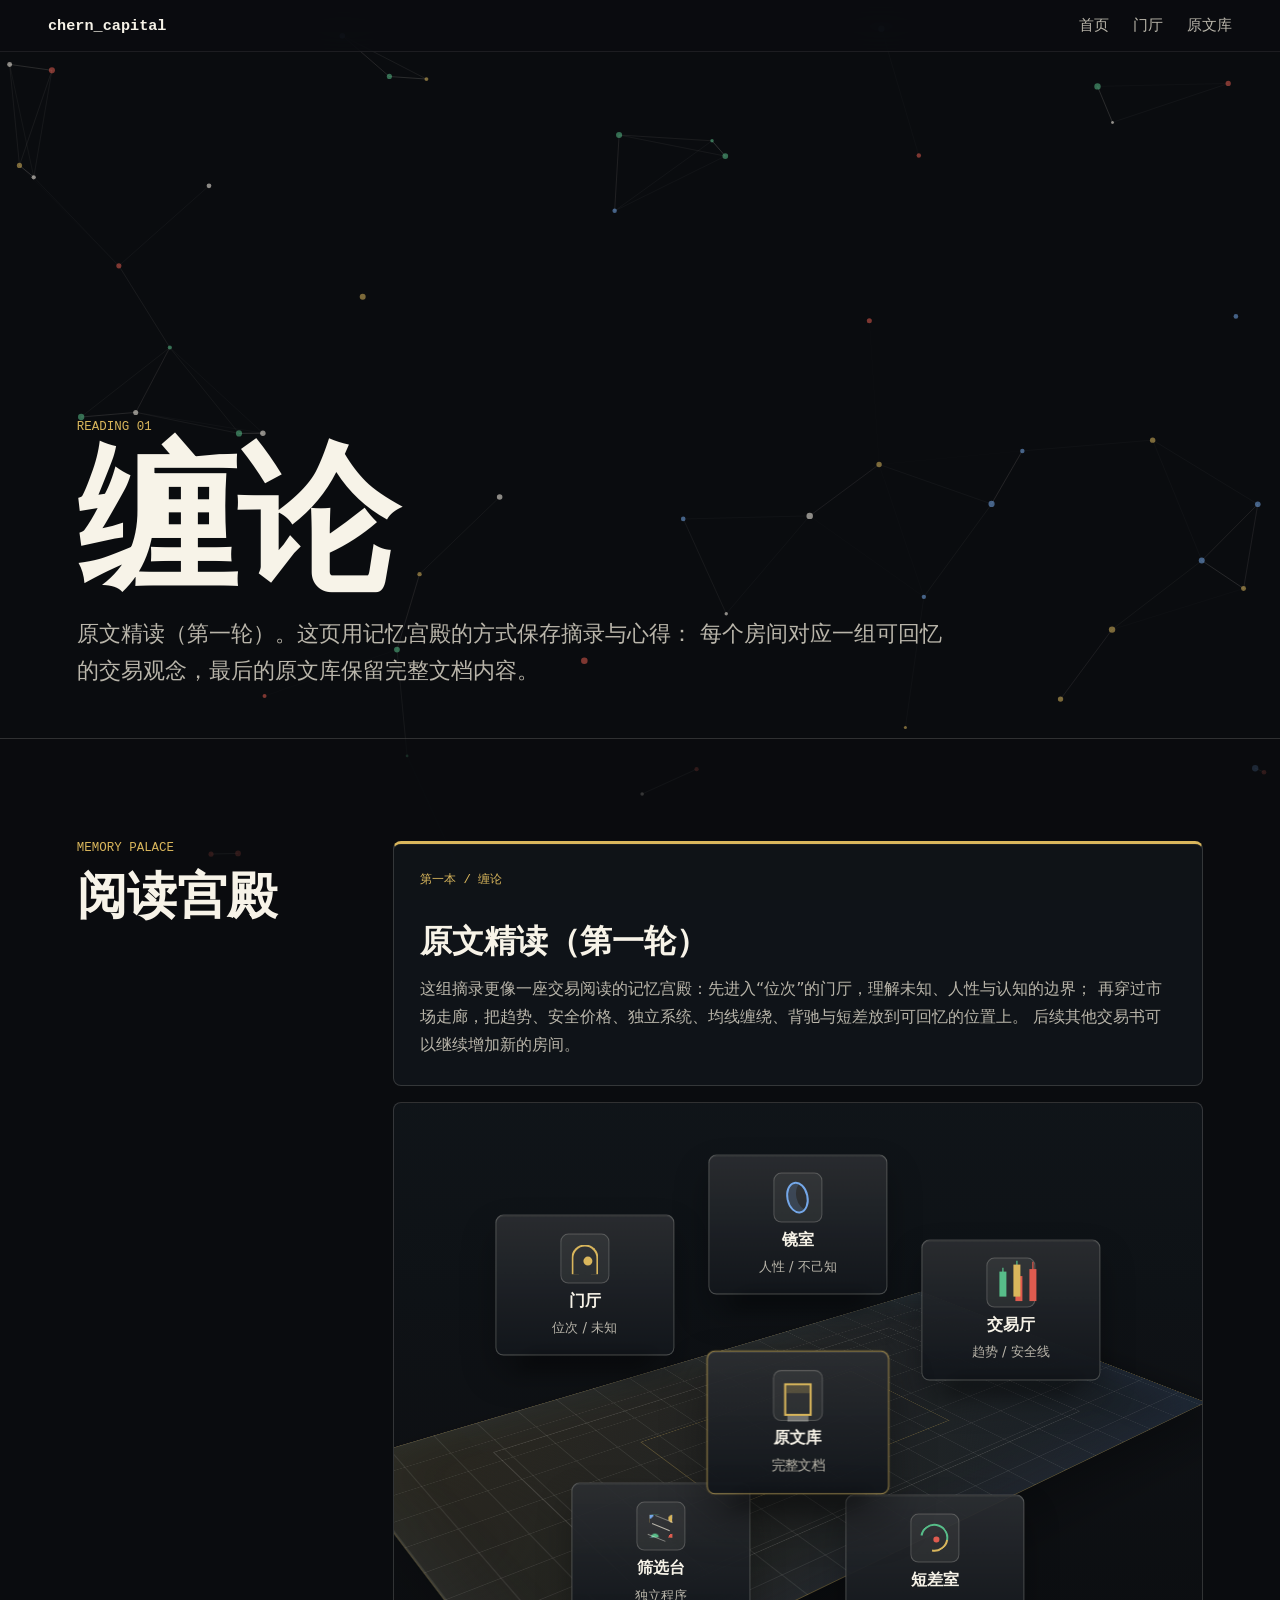
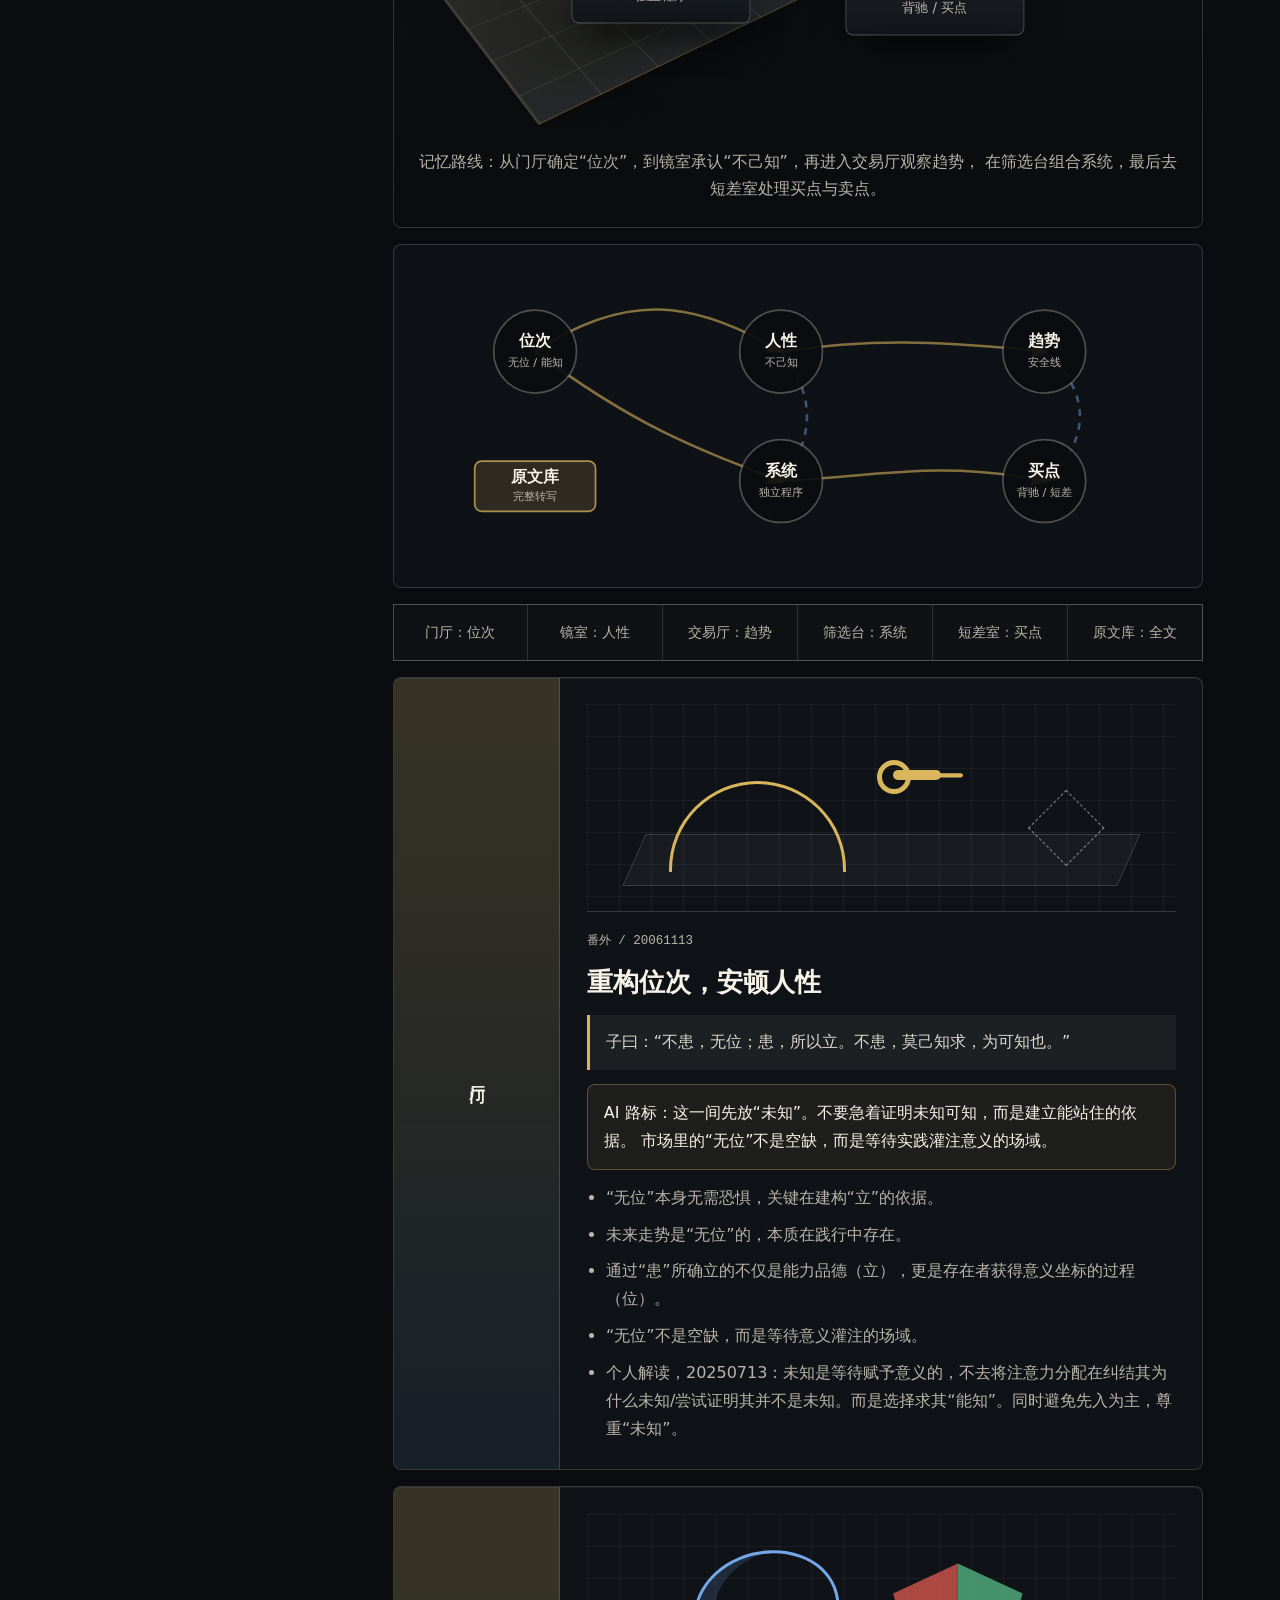
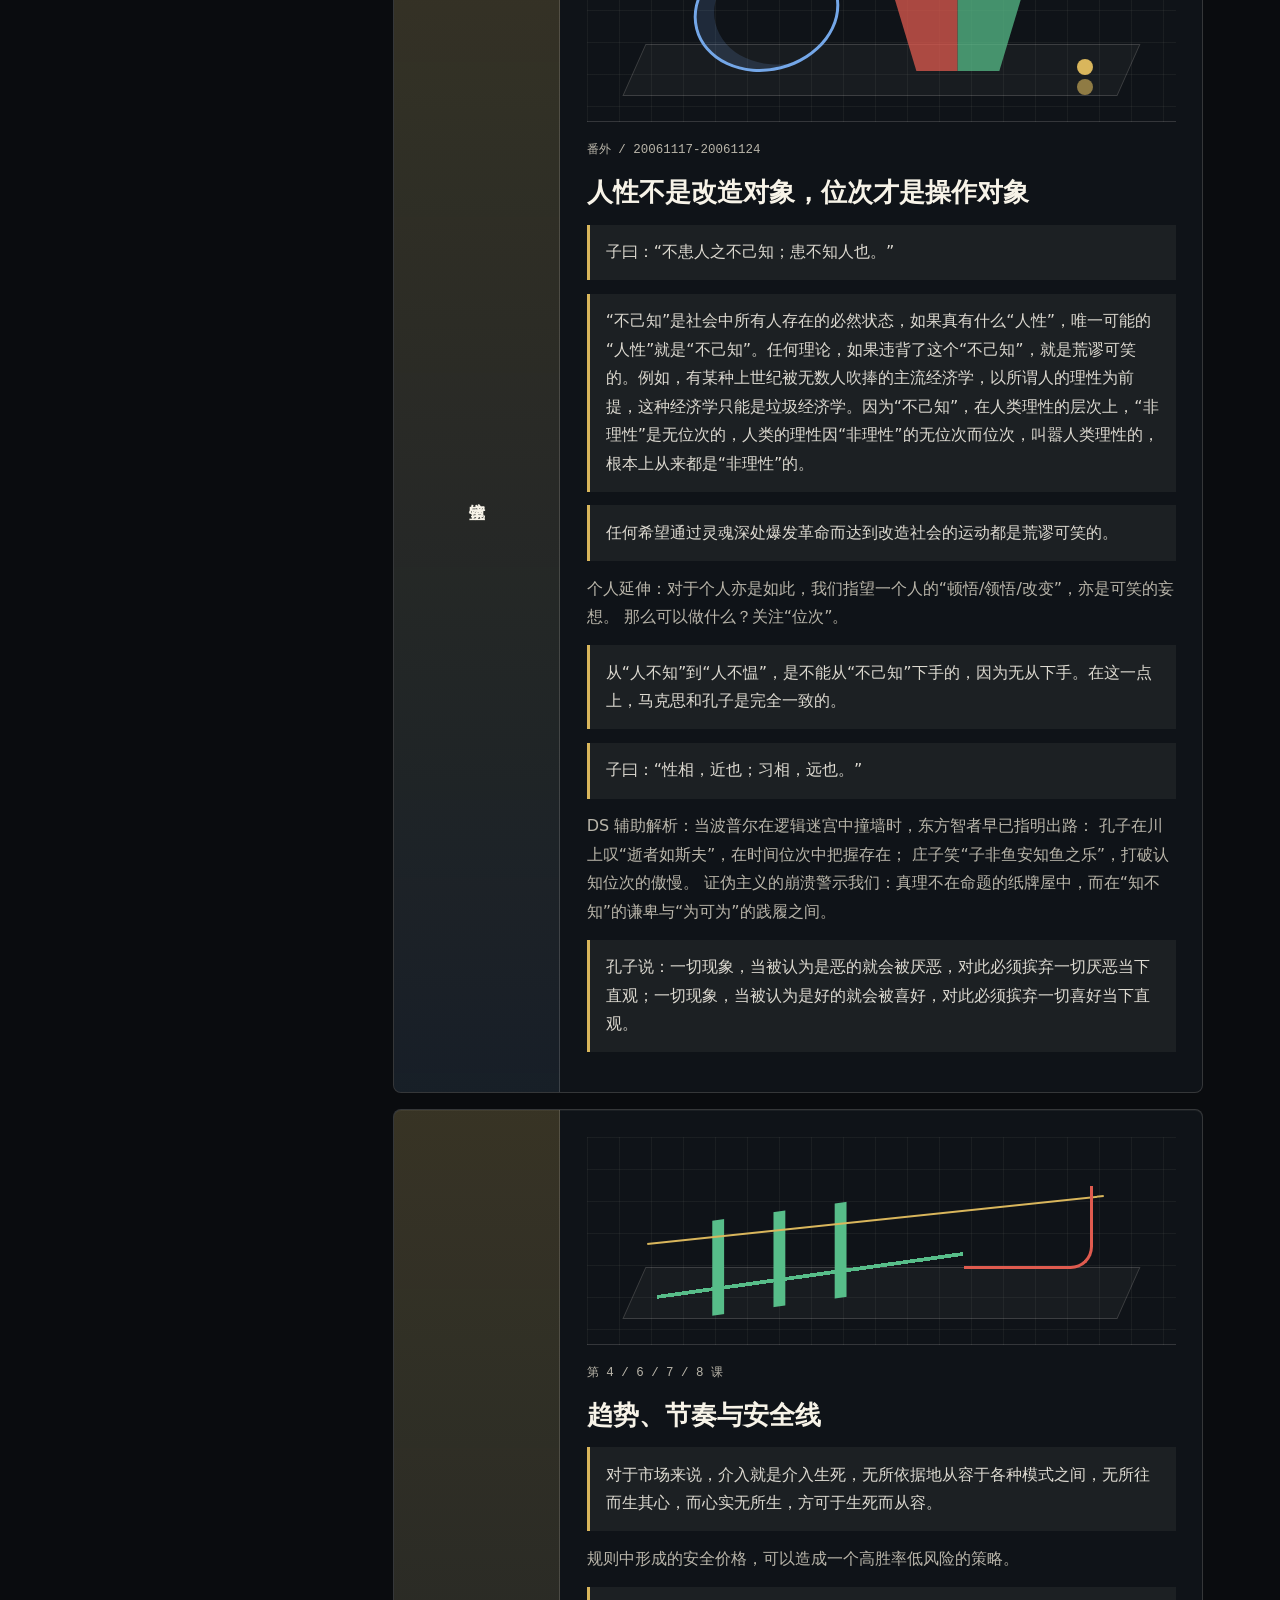
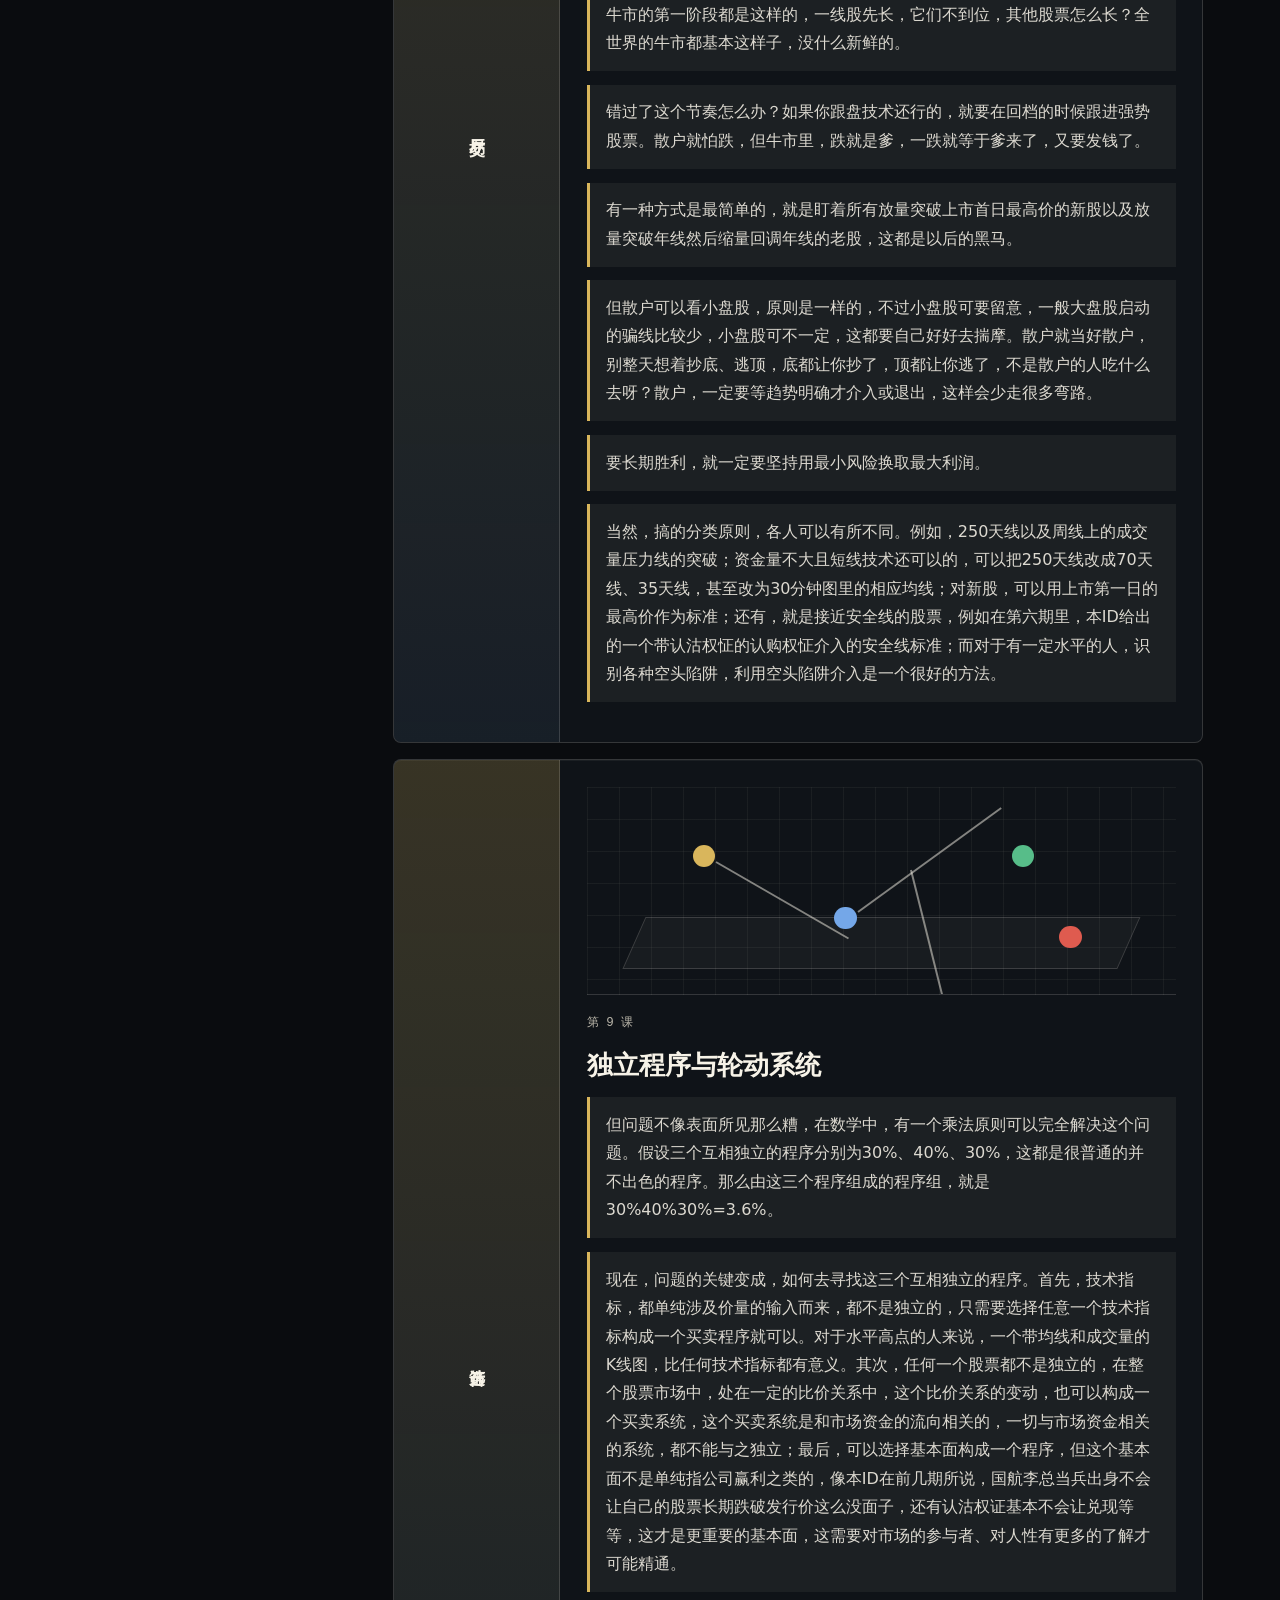
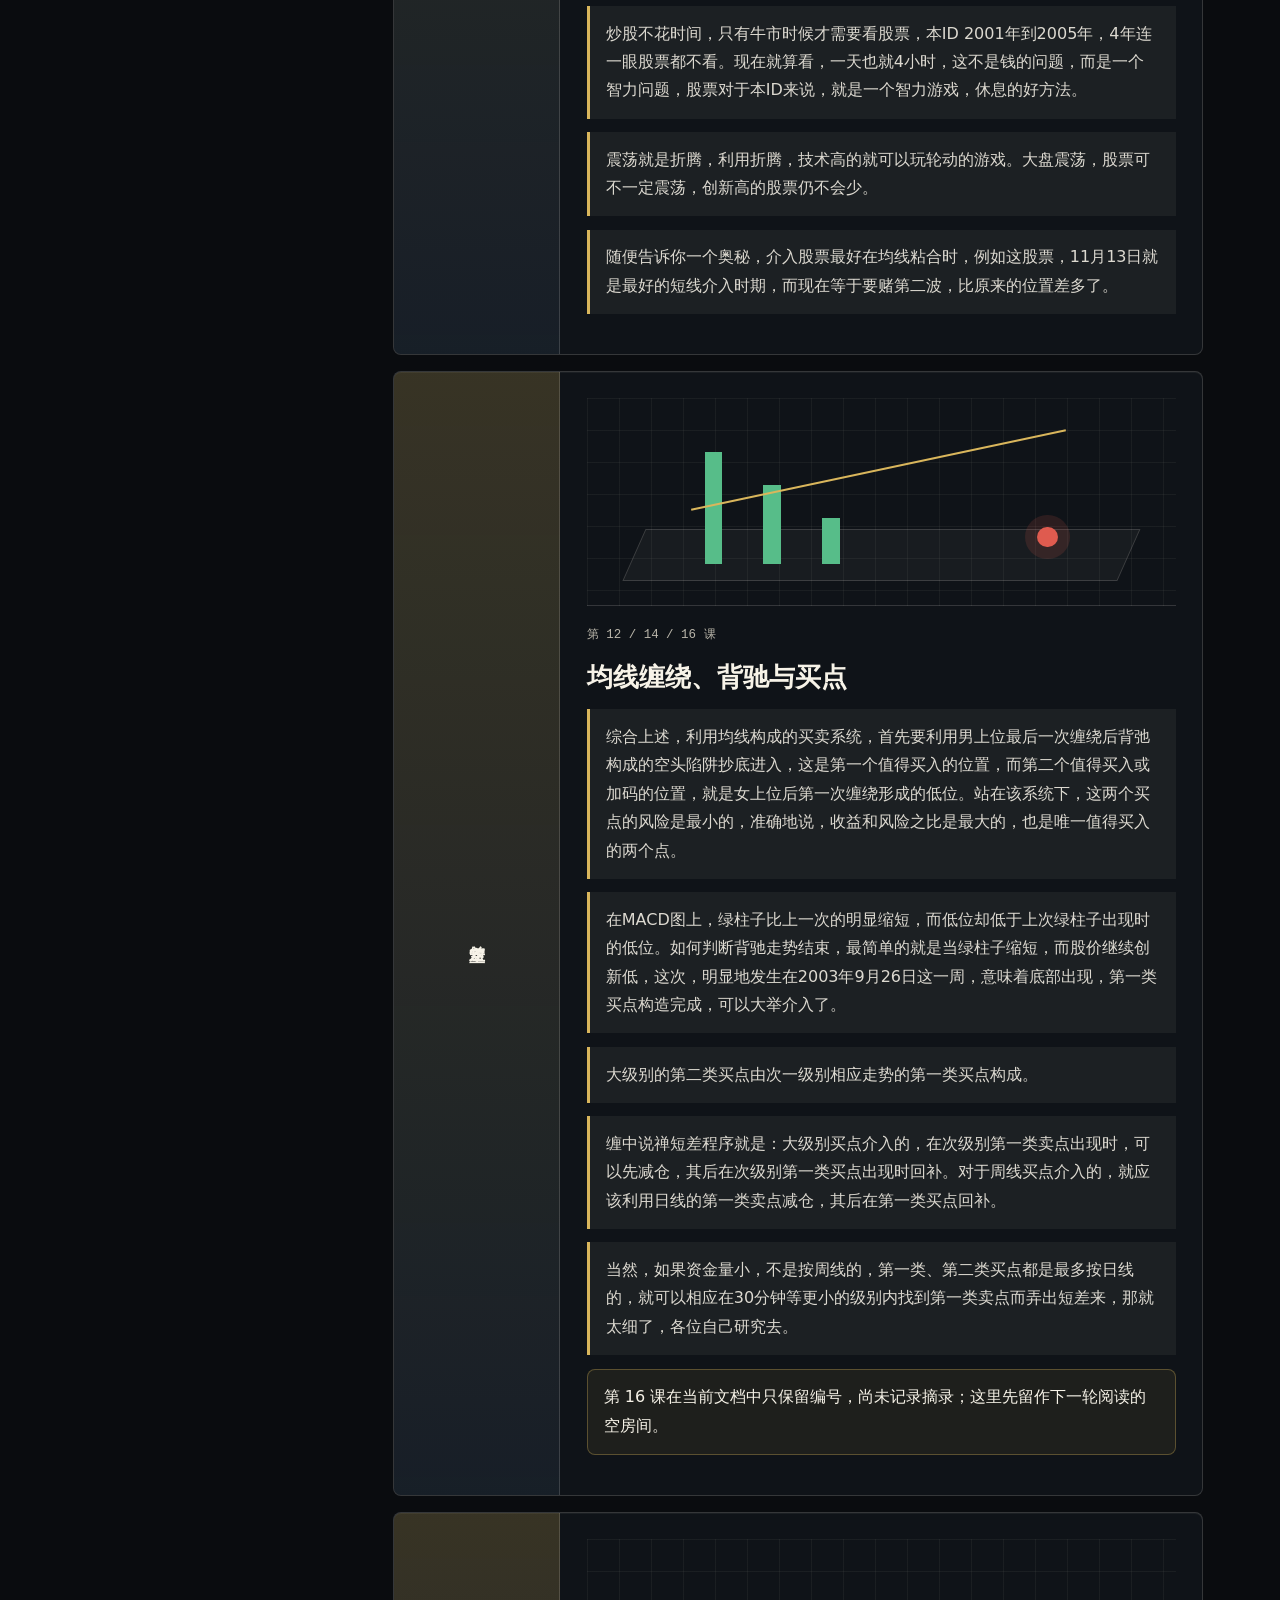
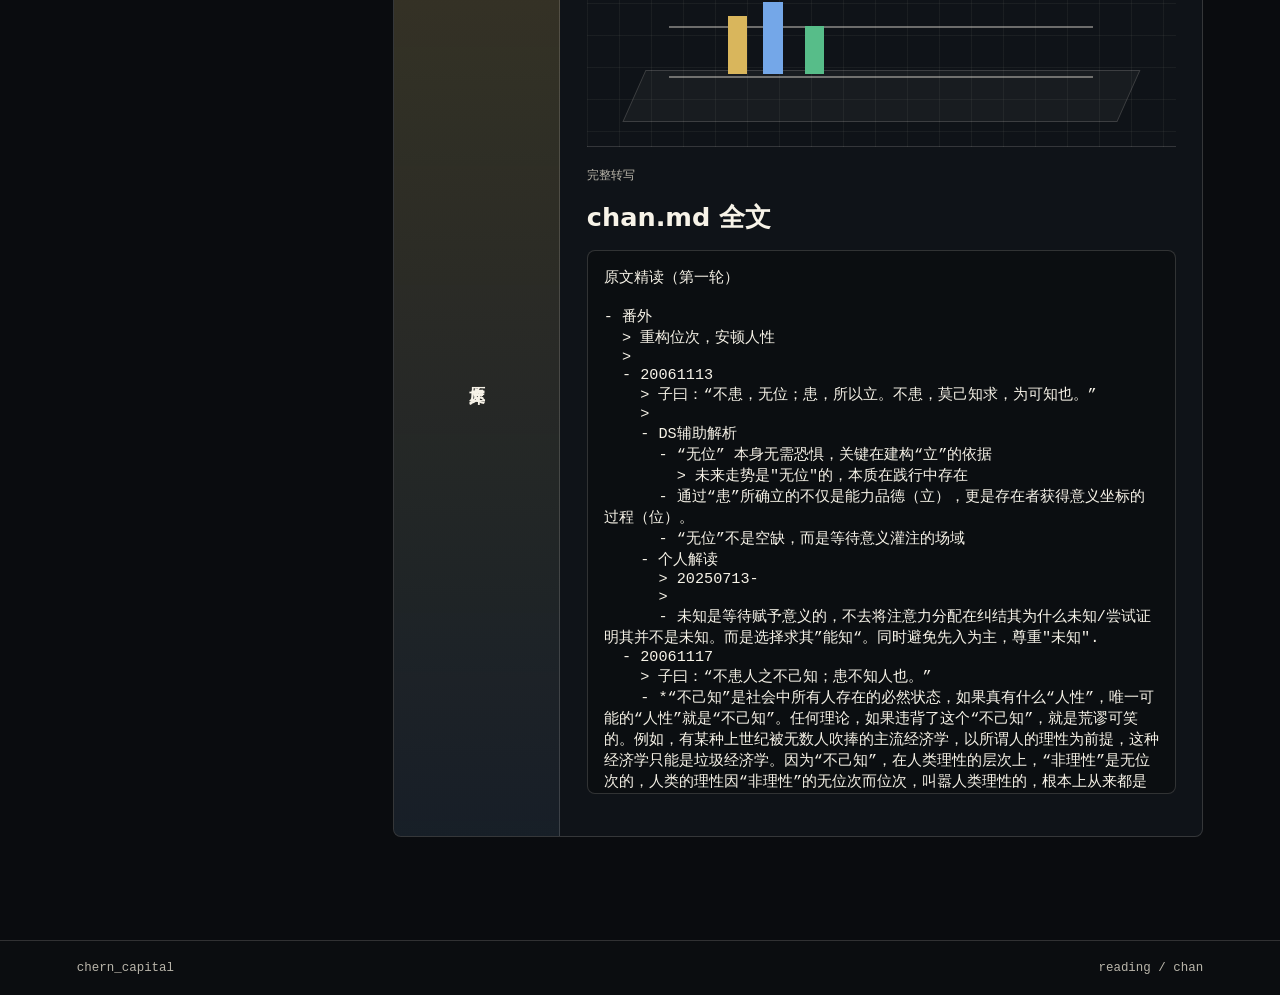
<file: reading.html>
<!doctype html>
<html lang="zh-CN">
  <head>
    <meta charset="utf-8" />
    <meta name="viewport" content="width=device-width, initial-scale=1" />
    <meta
      name="description"
      content="chern_capital 阅读：缠论原文精读与记忆宫殿。"
    />
    <title>阅读｜chern_capital</title>
    <link rel="stylesheet" href="styles.css" />
  </head>
  <body>
    <canvas id="signal-canvas" aria-hidden="true"></canvas>

    <header class="site-header">
      <a class="brand" href="index.html" aria-label="返回 chern_capital 首页">chern_capital</a>
      <nav class="nav-links" aria-label="阅读导航">
        <a href="index.html">首页</a>
        <a href="#palace-foyer">门厅</a>
        <a href="#palace-raw">原文库</a>
      </nav>
    </header>

    <main id="top">
      <section class="hero reading-hero" aria-labelledby="hero-title">
        <p class="eyebrow">Reading 01</p>
        <h1 id="hero-title">缠论</h1>
        <p class="lede">
          原文精读（第一轮）。这页用记忆宫殿的方式保存摘录与心得：
          每个房间对应一组可回忆的交易观念，最后的原文库保留完整文档内容。
        </p>
      </section>

      <section id="reading" class="section-block reading-section">
        <div class="section-heading">
          <p class="eyebrow">Memory Palace</p>
          <h2>阅读宫殿</h2>
        </div>
        <div class="reading-wrap">
          <div class="reading-intro">
            <p class="item-label">第一本 / 缠论</p>
            <h3>原文精读（第一轮）</h3>
            <p>
              这组摘录更像一座交易阅读的记忆宫殿：先进入“位次”的门厅，理解未知、人性与认知的边界；
              再穿过市场走廊，把趋势、安全价格、独立系统、均线缠绕、背驰与短差放到可回忆的位置上。
              后续其他交易书可以继续增加新的房间。
            </p>
          </div>

          <div class="spatial-palace" aria-label="缠论记忆宫殿空间图">
            <div class="palace-perspective">
              <div class="palace-floor" aria-hidden="true"></div>
              <a class="spatial-room room-foyer" href="#palace-foyer" data-room="foyer">
                <span class="room-icon icon-gate" aria-hidden="true"></span>
                <strong>门厅</strong>
                <small>位次 / 未知</small>
              </a>
              <a class="spatial-room room-humanity" href="#palace-humanity" data-room="humanity">
                <span class="room-icon icon-mirror" aria-hidden="true"></span>
                <strong>镜室</strong>
                <small>人性 / 不己知</small>
              </a>
              <a class="spatial-room room-market" href="#palace-market" data-room="market">
                <span class="room-icon icon-candles" aria-hidden="true"></span>
                <strong>交易厅</strong>
                <small>趋势 / 安全线</small>
              </a>
              <a class="spatial-room room-systems" href="#palace-systems" data-room="systems">
                <span class="room-icon icon-network" aria-hidden="true"></span>
                <strong>筛选台</strong>
                <small>独立程序</small>
              </a>
              <a class="spatial-room room-short" href="#palace-short" data-room="short">
                <span class="room-icon icon-spiral" aria-hidden="true"></span>
                <strong>短差室</strong>
                <small>背驰 / 买点</small>
              </a>
              <a class="spatial-room room-raw" href="#palace-raw" data-room="raw">
                <span class="room-icon icon-archive" aria-hidden="true"></span>
                <strong>原文库</strong>
                <small>完整文档</small>
              </a>
            </div>
            <p class="spatial-caption">
              记忆路线：从门厅确定“位次”，到镜室承认“不己知”，再进入交易厅观察趋势，
              在筛选台组合系统，最后去短差室处理买点与卖点。
            </p>
          </div>

          <div class="memory-graph" aria-label="缠论阅读节点关系图">
            <svg viewBox="0 0 900 360" role="img" aria-labelledby="graph-title graph-desc">
              <title id="graph-title">缠论阅读关系图</title>
              <desc id="graph-desc">展示位次、人性、趋势、系统、买点和原文库之间的关系。</desc>
              <defs>
                <marker id="arrow" viewBox="0 0 10 10" refX="8" refY="5" markerWidth="6" markerHeight="6" orient="auto-start-reverse">
                  <path d="M 0 0 L 10 5 L 0 10 z"></path>
                </marker>
              </defs>
              <path class="graph-edge" d="M145 105 C250 35 330 45 430 105"></path>
              <path class="graph-edge" d="M145 105 C260 190 325 215 430 255"></path>
              <path class="graph-edge" d="M430 105 C530 90 610 92 735 105"></path>
              <path class="graph-edge" d="M430 255 C535 250 615 230 735 255"></path>
              <path class="graph-edge graph-edge-soft" d="M430 105 C470 155 470 205 430 255"></path>
              <path class="graph-edge graph-edge-soft" d="M735 105 C790 150 790 210 735 255"></path>
              <a href="#palace-foyer" class="graph-node" data-room="foyer">
                <circle cx="145" cy="105" r="48"></circle>
                <text x="145" y="99">位次</text>
                <text x="145" y="122" class="graph-sub">无位 / 能知</text>
              </a>
              <a href="#palace-humanity" class="graph-node" data-room="humanity">
                <circle cx="430" cy="105" r="48"></circle>
                <text x="430" y="99">人性</text>
                <text x="430" y="122" class="graph-sub">不己知</text>
              </a>
              <a href="#palace-market" class="graph-node" data-room="market">
                <circle cx="735" cy="105" r="48"></circle>
                <text x="735" y="99">趋势</text>
                <text x="735" y="122" class="graph-sub">安全线</text>
              </a>
              <a href="#palace-systems" class="graph-node" data-room="systems">
                <circle cx="430" cy="255" r="48"></circle>
                <text x="430" y="249">系统</text>
                <text x="430" y="272" class="graph-sub">独立程序</text>
              </a>
              <a href="#palace-short" class="graph-node" data-room="short">
                <circle cx="735" cy="255" r="48"></circle>
                <text x="735" y="249">买点</text>
                <text x="735" y="272" class="graph-sub">背驰 / 短差</text>
              </a>
              <a href="#palace-raw" class="graph-node graph-node-raw" data-room="raw">
                <rect x="75" y="232" width="140" height="58" rx="8"></rect>
                <text x="145" y="256">原文库</text>
                <text x="145" y="277" class="graph-sub">完整转写</text>
              </a>
            </svg>
          </div>

          <div class="palace-map" aria-label="阅读记忆宫殿路线">
            <a href="#palace-foyer">门厅：位次</a>
            <a href="#palace-humanity">镜室：人性</a>
            <a href="#palace-market">交易厅：趋势</a>
            <a href="#palace-systems">筛选台：系统</a>
            <a href="#palace-short">短差室：买点</a>
            <a href="#palace-raw">原文库：全文</a>
          </div>

          <div class="palace-room" id="palace-foyer">
            <div class="room-marker">门厅</div>
            <div class="room-body">
              <div class="memory-object object-foyer" aria-hidden="true">
                <span class="threshold"></span>
                <span class="floating-key"></span>
                <span class="empty-coordinate"></span>
              </div>
              <p class="item-label">番外 / 20061113</p>
              <h3>重构位次，安顿人性</h3>
              <blockquote>子曰：“不患，无位；患，所以立。不患，莫己知求，为可知也。”</blockquote>
              <p class="ai-note">
                AI 路标：这一间先放“未知”。不要急着证明未知可知，而是建立能站住的依据。
                市场里的“无位”不是空缺，而是等待实践灌注意义的场域。
              </p>
              <ul class="note-list">
                <li>“无位”本身无需恐惧，关键在建构“立”的依据。</li>
                <li>未来走势是“无位”的，本质在践行中存在。</li>
                <li>通过“患”所确立的不仅是能力品德（立），更是存在者获得意义坐标的过程（位）。</li>
                <li>“无位”不是空缺，而是等待意义灌注的场域。</li>
                <li>个人解读，20250713：未知是等待赋予意义的，不去将注意力分配在纠结其为什么未知/尝试证明其并不是未知。而是选择求其“能知”。同时避免先入为主，尊重“未知”。</li>
              </ul>
            </div>
          </div>

          <div class="palace-room" id="palace-humanity">
            <div class="room-marker">镜室</div>
            <div class="room-body">
              <div class="memory-object object-humanity" aria-hidden="true">
                <span class="mirror-plane"></span>
                <span class="split-shadow"></span>
                <span class="small-witness"></span>
              </div>
              <p class="item-label">番外 / 20061117-20061124</p>
              <h3>人性不是改造对象，位次才是操作对象</h3>
              <blockquote>子曰：“不患人之不己知；患不知人也。”</blockquote>
              <blockquote>“不己知”是社会中所有人存在的必然状态，如果真有什么“人性”，唯一可能的“人性”就是“不己知”。任何理论，如果违背了这个“不己知”，就是荒谬可笑的。例如，有某种上世纪被无数人吹捧的主流经济学，以所谓人的理性为前提，这种经济学只能是垃圾经济学。因为“不己知”，在人类理性的层次上，“非理性”是无位次的，人类的理性因“非理性”的无位次而位次，叫嚣人类理性的，根本上从来都是“非理性”的。</blockquote>
              <blockquote>任何希望通过灵魂深处爆发革命而达到改造社会的运动都是荒谬可笑的。</blockquote>
              <p>
                个人延伸：对于个人亦是如此，我们指望一个人的“顿悟/领悟/改变”，亦是可笑的妄想。
                那么可以做什么？关注“位次”。
              </p>
              <blockquote>从“人不知”到“人不愠”，是不能从“不己知”下手的，因为无从下手。在这一点上，马克思和孔子是完全一致的。</blockquote>
              <blockquote>子曰：“性相，近也；习相，远也。”</blockquote>
              <p>
                DS 辅助解析：当波普尔在逻辑迷宫中撞墙时，东方智者早已指明出路：
                孔子在川上叹“逝者如斯夫”，在时间位次中把握存在；
                庄子笑“子非鱼安知鱼之乐”，打破认知位次的傲慢。
                证伪主义的崩溃警示我们：真理不在命题的纸牌屋中，而在“知不知”的谦卑与“为可为”的践履之间。
              </p>
              <blockquote>孔子说：一切现象，当被认为是恶的就会被厌恶，对此必须摈弃一切厌恶当下直观；一切现象，当被认为是好的就会被喜好，对此必须摈弃一切喜好当下直观。</blockquote>
            </div>
          </div>

          <div class="palace-room" id="palace-market">
            <div class="room-marker">交易厅</div>
            <div class="room-body">
              <div class="memory-object object-market" aria-hidden="true">
                <span class="price-stair"></span>
                <span class="safety-line"></span>
                <span class="pullback-path"></span>
              </div>
              <p class="item-label">第 4 / 6 / 7 / 8 课</p>
              <h3>趋势、节奏与安全线</h3>
              <blockquote>对于市场来说，介入就是介入生死，无所依据地从容于各种模式之间，无所往而生其心，而心实无所生，方可于生死而从容。</blockquote>
              <p>规则中形成的安全价格，可以造成一个高胜率低风险的策略。</p>
              <blockquote>牛市的第一阶段都是这样的，一线股先长，它们不到位，其他股票怎么长？全世界的牛市都基本这样子，没什么新鲜的。</blockquote>
              <blockquote>错过了这个节奏怎么办？如果你跟盘技术还行的，就要在回档的时候跟进强势股票。散户就怕跌，但牛市里，跌就是爹，一跌就等于爹来了，又要发钱了。</blockquote>
              <blockquote>有一种方式是最简单的，就是盯着所有放量突破上市首日最高价的新股以及放量突破年线然后缩量回调年线的老股，这都是以后的黑马。</blockquote>
              <blockquote>但散户可以看小盘股，原则是一样的，不过小盘股可要留意，一般大盘股启动的骗线比较少，小盘股可不一定，这都要自己好好去揣摩。散户就当好散户，别整天想着抄底、逃顶，底都让你抄了，顶都让你逃了，不是散户的人吃什么去呀？散户，一定要等趋势明确才介入或退出，这样会少走很多弯路。</blockquote>
              <blockquote>要长期胜利，就一定要坚持用最小风险换取最大利润。</blockquote>
              <blockquote>当然，搞的分类原则，各人可以有所不同。例如，250天线以及周线上的成交量压力线的突破；资金量不大且短线技术还可以的，可以把250天线改成70天线、35天线，甚至改为30分钟图里的相应均线；对新股，可以用上市第一日的最高价作为标准；还有，就是接近安全线的股票，例如在第六期里，本ID给出的一个带认沽权怔的认购权怔介入的安全线标准；而对于有一定水平的人，识别各种空头陷阱，利用空头陷阱介入是一个很好的方法。</blockquote>
            </div>
          </div>

          <div class="palace-room" id="palace-systems">
            <div class="room-marker">筛选台</div>
            <div class="room-body">
              <div class="memory-object object-systems" aria-hidden="true">
                <span class="node n1"></span>
                <span class="node n2"></span>
                <span class="node n3"></span>
                <span class="node n4"></span>
                <span class="system-link l1"></span>
                <span class="system-link l2"></span>
                <span class="system-link l3"></span>
              </div>
              <p class="item-label">第 9 课</p>
              <h3>独立程序与轮动系统</h3>
              <blockquote>但问题不像表面所见那么糟，在数学中，有一个乘法原则可以完全解决这个问题。假设三个互相独立的程序分别为30%、40%、30%，这都是很普通的并不出色的程序。那么由这三个程序组成的程序组，就是30%40%30%=3.6%。</blockquote>
              <blockquote>现在，问题的关键变成，如何去寻找这三个互相独立的程序。首先，技术指标，都单纯涉及价量的输入而来，都不是独立的，只需要选择任意一个技术指标构成一个买卖程序就可以。对于水平高点的人来说，一个带均线和成交量的K线图，比任何技术指标都有意义。其次，任何一个股票都不是独立的，在整个股票市场中，处在一定的比价关系中，这个比价关系的变动，也可以构成一个买卖系统，这个买卖系统是和市场资金的流向相关的，一切与市场资金相关的系统，都不能与之独立；最后，可以选择基本面构成一个程序，但这个基本面不是单纯指公司赢利之类的，像本ID在前几期所说，国航李总当兵出身不会让自己的股票长期跌破发行价这么没面子，还有认沽权证基本不会让兑现等等，这才是更重要的基本面，这需要对市场的参与者、对人性有更多的了解才可能精通。</blockquote>
              <blockquote>炒股不花时间，只有牛市时候才需要看股票，本ID 2001年到2005年，4年连一眼股票都不看。现在就算看，一天也就4小时，这不是钱的问题，而是一个智力问题，股票对于本ID来说，就是一个智力游戏，休息的好方法。</blockquote>
              <blockquote>震荡就是折腾，利用折腾，技术高的就可以玩轮动的游戏。大盘震荡，股票可不一定震荡，创新高的股票仍不会少。</blockquote>
              <blockquote>随便告诉你一个奥秘，介入股票最好在均线粘合时，例如这股票，11月13日就是最好的短线介入时期，而现在等于要赌第二波，比原来的位置差多了。</blockquote>
            </div>
          </div>

          <div class="palace-room" id="palace-short">
            <div class="room-marker">短差室</div>
            <div class="room-body">
              <div class="memory-object object-short" aria-hidden="true">
                <span class="macd-bar b1"></span>
                <span class="macd-bar b2"></span>
                <span class="macd-bar b3"></span>
                <span class="divergence-line"></span>
                <span class="buy-dot"></span>
              </div>
              <p class="item-label">第 12 / 14 / 16 课</p>
              <h3>均线缠绕、背驰与买点</h3>
              <blockquote>综合上述，利用均线构成的买卖系统，首先要利用男上位最后一次缠绕后背弛构成的空头陷阱抄底进入，这是第一个值得买入的位置，而第二个值得买入或加码的位置，就是女上位后第一次缠绕形成的低位。站在该系统下，这两个买点的风险是最小的，准确地说，收益和风险之比是最大的，也是唯一值得买入的两个点。</blockquote>
              <blockquote>在MACD图上，绿柱子比上一次的明显缩短，而低位却低于上次绿柱子出现时的低位。如何判断背驰走势结束，最简单的就是当绿柱子缩短，而股价继续创新低，这次，明显地发生在2003年9月26日这一周，意味着底部出现，第一类买点构造完成，可以大举介入了。</blockquote>
              <blockquote>大级别的第二类买点由次一级别相应走势的第一类买点构成。</blockquote>
              <blockquote>缠中说禅短差程序就是：大级别买点介入的，在次级别第一类卖点出现时，可以先减仓，其后在次级别第一类买点出现时回补。对于周线买点介入的，就应该利用日线的第一类卖点减仓，其后在第一类买点回补。</blockquote>
              <blockquote>当然，如果资金量小，不是按周线的，第一类、第二类买点都是最多按日线的，就可以相应在30分钟等更小的级别内找到第一类卖点而弄出短差来，那就太细了，各位自己研究去。</blockquote>
              <p class="ai-note">第 16 课在当前文档中只保留编号，尚未记录摘录；这里先留作下一轮阅读的空房间。</p>
            </div>
          </div>

          <div class="palace-room raw-room" id="palace-raw">
            <div class="room-marker">原文库</div>
            <div class="room-body">
              <div class="memory-object object-raw" aria-hidden="true">
                <span class="shelf s1"></span>
                <span class="shelf s2"></span>
                <span class="book book-a"></span>
                <span class="book book-b"></span>
                <span class="book book-c"></span>
              </div>
              <p class="item-label">完整转写</p>
              <h3>chan.md 全文</h3>
              <pre><code>原文精读（第一轮）

- 番外
  &gt; 重构位次，安顿人性
  &gt;
  - 20061113
    &gt; 子曰：“不患，无位；患，所以立。不患，莫己知求，为可知也。”
    &gt;
    - DS辅助解析
      - “无位” 本身无需恐惧，关键在建构“立”的依据
        &gt; 未来走势是"无位"的，本质在践行中存在
      - 通过“患”所确立的不仅是能力品德（立），更是存在者获得意义坐标的过程（位）。
      - “无位”不是空缺，而是等待意义灌注的场域
    - 个人解读
      &gt; 20250713-
      &gt;
      - 未知是等待赋予意义的，不去将注意力分配在纠结其为什么未知/尝试证明其并不是未知。而是选择求其”能知“。同时避免先入为主，尊重"未知".
  - 20061117
    &gt; 子曰：“不患人之不己知；患不知人也。”
    - *“不己知”是社会中所有人存在的必然状态，如果真有什么“人性”，唯一可能的“人性”就是“不己知”。任何理论，如果违背了这个“不己知”，就是荒谬可笑的。例如，有某种上世纪被无数人吹捧的主流经济学，以所谓人的理性为前提，这种经济学只能是垃圾经济学。因为“不己知”，在人类理性的层次上，“非理性”是无位次的，人类的理性因“非理性”的无位次而位次，叫嚣人类理性的，根本上从来都是“非理性”的。*
    - *任何希望通过灵魂深处爆发革命而达到改造社会的运动都是荒谬可笑的*
      &gt; 对于个人亦是如此，我们指望一个人的"顿悟/领悟/改变"，亦是可笑的妄想。
      &gt; 那么可以做什么？关注"位次"
      &gt;
    - *从“人不知”到“人不愠”，是不能从“不己知”下手的，因为无从下手。在这一点上，马克思和孔子是完全一致的*
  - 20061119
    &gt; 子曰：“性相，近也；习相，远也。”
    - DS
      &gt; 结语：跃出语言的捕蝇瓶
      &gt; 当波普尔在逻辑迷宫中撞墙时，东方智者早已指明出路：
      &gt;
      &gt; 孔子在川上叹“逝者如斯夫” → 在时间位次中把握存在
      &gt;
      &gt; 庄子笑“子非鱼安知鱼之乐” → 打破认知位次的傲慢
      &gt;
      &gt; 证伪主义的崩溃警示我们：
      &gt;
      &gt; 真理不在命题的纸牌屋中，而在“知不知”的谦卑与“为可为”的践履之间——
      &gt; 此谓“知其白，守其黑，为天下式”的终极智慧。
  - 20061124
    - *孔子说：一切现象，当被认为是恶的就会被厌恶，对此必须摈弃一切厌恶当下直观；一切现象，当被认为是好的就会被喜好，对此必须摈弃一切喜好当下直观。*
- 4
  - *对于市场来说，介入就是介入生死，无所依据地从容于各种模式之间，无所往而生其心，而心实无所生，方可于生死而从容*
- 6
  - 规则中形成的安全价格，可以造成一个高胜率低风险的策略
- 7
  - *牛市的第一阶段都是这样的，一线股先长，它们不到位，其他股票怎么长？全世界的牛市都基本这样子，没什么新鲜的*
  - *错过了这个节奏怎么办？如果你跟盘技术还行的，就要在回档的时候跟进强势股票。散户就怕跌，但牛市里，跌就是爹，一跌就等于爹来了，又要发钱了*
  - *有一种方式是最简单的，就是盯着所有放量突破上市首日最高价的新股以及放量突破年线然后缩量回调年线的老股，这都是以后的黑马*
  - *但散户可以看小盘股，原则是一样的，不过小盘股可要留意，一般大盘股启动的骗线比较少，小盘股可不一定，这都要自己好好去揣摩。散户就当好散户，别整天想着抄底、逃顶，底都让你抄了，顶都让你逃了，不是散户的人吃什么去呀？散户，一定要等趋势明确才介入或退出，这样会少走很多弯路*
  - *要长期胜利，就一定要坚持用最小风险换取最大利润*
- 8
  - *当然，搞的分类原则，各人可以有所不同。例如，250天线以及周线上的成交量压力线的突破；资金量不大且短线技术还可以的，可以把250天线改成70天线、35天线，甚至改为30分钟图里的相应均线；对新股，可以用上市第一日的最高价作为标准；还有，就是接近安全线的股票，例如在第六期里，本ID给出的一个带认沽权怔的认购权怔介入的安全线标准；而对于有一定水平的人，识别各种空头陷阱，利用空头陷阱介入是一个很好的方法*
- 9
  - *但问题不像表面所见那么糟，在数学中，有一个乘法原则可以完全解决这个问题。假设三个互相独立的程序分别为30%、40%、30%，这都是很普通的并不出色的程序。那么由这三个程序组成的程序组，就是30%40%30%=3.6%*
  - *现在，问题的关键变成，如何去寻找这三个互相独立的程序。首先，技术指标，都单纯涉及价量的输入而来，都不是独立的，只需要选择任意一个技术指标构成一个买卖程序就可以。对于水平高点的人来说，一个带均线和成交量的K线图，比任何技术指标都有意义。其次，任何一个股票都不是独立的，在整个股票市场中，处在一定的比价关系中，这个比价关系的变动，也可以构成一个买卖系统，这个买卖系统是和市场资金的流向相关的，一切与市场资金相关的系统，都不能与之独立；最后，可以选择基本面构成一个程序，但这个基本面不是单纯指公司赢利之类的，像本ID在前几期所说，国航李总当兵出身不会让自己的股票长期跌破发行价这么没面子，还有认沽权证基本不会让兑现等等，这才是更重要的基本面，这需要对市场的参与者、对人性有更多的了解才可能精通。*
  - *炒股不花时间，只有牛市时候才需要看股票，本ID 2001年到2005年，4年连一眼股票都不看。现在就算看，一天也就4小时，这不是钱的问题，而是一个智力问题，股票对于本ID来说，就是一个智力游戏，休息的好方法。*
  - *震荡就是折腾，利用折腾，技术高的就可以玩轮动的游戏。大盘震荡，股票可不一定震荡，创新高的股票仍不会少。*
  - *随便告诉你一个奥秘，介入股票最好在均线粘合时，例如这股票，11月13日就是最好的短线介入时期，而现在等于要赌第二波，比原来的位置差多了。*
- 12
  - *综合上述，利用均线构成的买卖系统，首先要利用男上位最后一次缠绕后背弛构成的空头陷阱抄底进入，这是第一个值得买入的位置，而第二个值得买入或加码的位置，就是女上位后第一次缠绕形成的低位。站在该系统下，这两个买点的风险是最小的，准确地说，收益和风险之比是最大的，也是唯一值得买入的两个点。*
- 14
  - *在MACD图上，绿柱子比上一次的明显缩短，而低位却低于上次绿柱子出现时的低位。如何判断背驰走势结束，最简单的就是当绿柱子缩短，而股价继续创新低，这次，明显地发生在2003年9月26日这一周，意味着底部出现，第一类买点构造完成，可以大举介入了。*
  - *大级别的第二类买点由次一级别相应走势的第一类买点构成*
  - *缠中说禅短差程序就是：大级别买点介入的，在次级别第一类卖点出现时，可以先减仓，其后在次级别第一类买点出现时回补。对于周线买点介入的，就应该利用日线的第一类卖点减仓，其后在第一类买点回补。*
  - *当然，如果资金量小，不是按周线的，第一类、第二类买点都是最多按日线的，就可以相应在30分钟等更小的级别内找到第一类卖点而弄出短差来，那就太细了，各位自己研究去*
- 16</code></pre>
            </div>
          </div>
        </div>
      </section>
    </main>

    <footer class="site-footer">
      <span>chern_capital</span>
      <span>reading / chan</span>
    </footer>

    <script src="script.js"></script>
  </body>
</html>
</file>
<file: styles.css>
:root {
  color-scheme: dark;
  --bg: #0b0d10;
  --ink: #f7f3e8;
  --muted: #b9b5aa;
  --line: rgba(247, 243, 232, 0.16);
  --panel: rgba(18, 22, 27, 0.82);
  --panel-strong: rgba(247, 243, 232, 0.08);
  --red: #df5b4f;
  --green: #57bd89;
  --gold: #d9b65c;
  --blue: #74a7e8;
  font-family: system-ui, -apple-system, BlinkMacSystemFont, "Segoe UI", sans-serif;
}

* {
  box-sizing: border-box;
}

html {
  scroll-behavior: smooth;
}

body {
  min-width: 320px;
  margin: 0;
  background: var(--bg);
  color: var(--ink);
  overflow-x: hidden;
}

a {
  color: inherit;
  text-decoration: none;
}

code,
pre,
.brand,
.eyebrow,
.item-label,
.metric-strip,
.site-footer {
  font-family: ui-monospace, SFMono-Regular, Consolas, "Liberation Mono", monospace;
}

#signal-canvas {
  position: fixed;
  inset: 0;
  z-index: -1;
  width: 100%;
  height: 100%;
}

.site-header {
  position: fixed;
  top: 0;
  left: 0;
  right: 0;
  z-index: 10;
  display: flex;
  align-items: center;
  justify-content: space-between;
  gap: 1rem;
  padding: 1rem clamp(1rem, 4vw, 3rem);
  border-bottom: 1px solid rgba(247, 243, 232, 0.08);
  background: rgba(11, 13, 16, 0.76);
  backdrop-filter: blur(18px);
}

.brand {
  font-size: 0.95rem;
  font-weight: 700;
}

.nav-links {
  display: flex;
  align-items: center;
  gap: clamp(0.7rem, 3vw, 1.5rem);
  color: var(--muted);
  font-size: 0.92rem;
}

.nav-links a {
  transition: color 160ms ease;
}

.nav-links a:hover,
.nav-links a:focus-visible {
  color: var(--ink);
}

main {
  position: relative;
}

.hero {
  min-height: 82vh;
  display: grid;
  align-content: end;
  padding: 8.5rem clamp(1rem, 6vw, 5rem) 3rem;
}

.eyebrow {
  margin: 0 0 1rem;
  color: var(--gold);
  font-size: 0.78rem;
  letter-spacing: 0;
  text-transform: uppercase;
}

h1,
h2,
h3,
p {
  overflow-wrap: anywhere;
}

h1 {
  max-width: 9ch;
  margin: 0;
  font-size: clamp(4.1rem, 14vw, 10rem);
  line-height: 0.88;
  letter-spacing: 0;
}

h2,
h3,
p {
  margin-top: 0;
}

.lede {
  max-width: 880px;
  margin: 1.5rem 0 0;
  color: var(--muted);
  font-size: clamp(1.08rem, 2vw, 1.38rem);
  line-height: 1.7;
}

.metric-strip {
  width: min(100%, 980px);
  display: grid;
  grid-template-columns: repeat(auto-fit, minmax(9rem, 1fr));
  gap: 1px;
  margin-top: 3rem;
  border: 1px solid var(--line);
  background: var(--line);
}

.metric-strip span {
  min-height: 4.5rem;
  display: grid;
  align-content: center;
  gap: 0.25rem;
  padding: 0.85rem 1rem;
  background: rgba(11, 13, 16, 0.82);
  color: var(--muted);
  font-size: 0.84rem;
}

.metric-strip strong {
  color: var(--ink);
  font-size: 1.45rem;
}

.section-block {
  display: grid;
  grid-template-columns: minmax(9rem, 0.62fr) minmax(0, 1.9fr);
  gap: clamp(1.4rem, 4vw, 4rem);
  padding: clamp(4rem, 8vw, 6.8rem) clamp(1rem, 6vw, 5rem);
  border-top: 1px solid var(--line);
  background: rgba(11, 13, 16, 0.68);
}

.section-block > * {
  min-width: 0;
}

.compact-section {
  padding-bottom: clamp(5rem, 9vw, 8rem);
}

.home-stack {
  display: grid;
  gap: 1rem;
}

.practice-modules {
  display: grid;
  grid-template-columns: repeat(2, minmax(0, 1fr));
  gap: 1rem;
}

.feature-panel {
  border: 1px solid var(--line);
  border-radius: 8px;
  padding: clamp(1.2rem, 3vw, 1.8rem);
  background: var(--panel);
  border-top: 3px solid var(--gold);
  box-shadow: inset 0 1px 0 rgba(255, 255, 255, 0.05);
}

.feature-panel h3 {
  max-width: 780px;
  margin: 2rem 0 0.8rem;
  font-size: clamp(1.45rem, 3vw, 2.3rem);
  line-height: 1.12;
}

.feature-panel p:not(.item-label) {
  max-width: 900px;
  margin: 0;
  color: var(--muted);
  line-height: 1.78;
}

.practice-module {
  min-height: 21rem;
  display: flex;
  flex-direction: column;
}

.practice-module h3 {
  margin-top: 1.65rem;
  font-size: clamp(1.24rem, 1.75vw, 1.62rem);
}

.practice-module p:not(.item-label) {
  font-size: 0.94rem;
  line-height: 1.7;
}

.practice-module .action-link {
  margin-top: 1.1rem;
}

.live-module {
  border-top-color: var(--red);
}

.journal-module {
  border-top-color: var(--blue);
}

.structure-module {
  border-top-color: var(--green);
}

.module-meta {
  display: flex;
  flex-wrap: wrap;
  gap: 0.55rem;
  margin-top: auto;
  padding-top: 1.6rem;
}

.module-meta span {
  min-height: 2.2rem;
  display: inline-flex;
  align-items: center;
  padding: 0.45rem 0.7rem;
  border: 1px solid var(--line);
  border-radius: 6px;
  color: var(--muted);
  font-size: 0.84rem;
}

.live-meta span {
  color: var(--ink);
  border-color: rgba(223, 91, 79, 0.32);
}

.position-list {
  display: grid;
  gap: 0.65rem;
  margin-top: auto;
  padding-top: 1.25rem;
}

.position-row {
  min-height: 4.75rem;
  display: flex;
  align-items: center;
  justify-content: space-between;
  gap: 0.8rem;
  padding: 0.8rem;
  border: 1px solid rgba(247, 243, 232, 0.18);
  border-radius: 8px;
  background: rgba(11, 13, 16, 0.38);
  transition:
    border-color 160ms ease,
    background 160ms ease,
    transform 160ms ease;
}

.position-row:hover,
.position-row:focus-visible {
  border-color: rgba(217, 182, 92, 0.5);
  background: rgba(247, 243, 232, 0.07);
  transform: translateY(-1px);
}

.position-row span {
  display: grid;
  gap: 0.32rem;
}

.position-row strong {
  font-size: 0.98rem;
}

.position-row small {
  color: var(--muted);
  line-height: 1.45;
}

.position-row em {
  flex: none;
  padding: 0.38rem 0.52rem;
  border: 1px solid rgba(223, 91, 79, 0.32);
  border-radius: 6px;
  color: var(--ink);
  font-style: normal;
  font-size: 0.78rem;
}

.journal-meta span {
  color: var(--ink);
  border-color: rgba(116, 167, 232, 0.34);
}

.structure-meta span {
  color: var(--ink);
  border-color: rgba(87, 189, 137, 0.32);
}

.structure-library {
  display: grid;
  gap: clamp(1.2rem, 3vw, 1.75rem);
  margin-top: clamp(2rem, 5vw, 3.5rem);
  padding: clamp(1.15rem, 3vw, 1.8rem);
  border: 1px solid var(--line);
  border-top: 3px solid var(--green);
  border-radius: 8px;
  background: var(--panel);
  box-shadow: inset 0 1px 0 rgba(255, 255, 255, 0.05);
  scroll-margin-top: 5.5rem;
}

.structure-library-intro {
  display: grid;
  gap: 0.7rem;
  padding-bottom: clamp(1rem, 3vw, 1.45rem);
  border-bottom: 1px solid var(--line);
}

.structure-library-intro .item-label,
.structure-section-heading .item-label,
.structure-card-body .item-label {
  margin: 0;
}

.structure-library-intro h3 {
  max-width: 860px;
  margin: 0;
  font-size: clamp(1.55rem, 3vw, 2.25rem);
  line-height: 1.2;
}

.structure-library-intro p:not(.item-label) {
  max-width: 900px;
  margin: 0;
  color: var(--muted);
  line-height: 1.75;
}

.structure-sections {
  display: grid;
  grid-template-columns: minmax(14rem, 0.75fr) minmax(0, 1.45fr);
  gap: 1rem;
  align-items: start;
}

.structure-section {
  display: grid;
  gap: 1rem;
  min-width: 0;
  padding: clamp(0.95rem, 2.5vw, 1.25rem);
  border: 1px solid var(--line);
  border-radius: 8px;
  background: rgba(11, 13, 16, 0.44);
}

.structure-section.is-empty {
  min-height: 16rem;
  align-content: space-between;
}

.structure-section-heading {
  display: grid;
  gap: 0.55rem;
}

.structure-section-heading h4 {
  margin: 0;
  font-size: clamp(1.15rem, 2.3vw, 1.45rem);
}

.empty-note {
  margin: 0;
  color: var(--muted);
  line-height: 1.7;
}

.structure-card {
  overflow: hidden;
  border: 1px solid rgba(247, 243, 232, 0.18);
  border-radius: 8px;
  background: rgba(247, 243, 232, 0.045);
}

.structure-figure {
  margin: 0;
  background: rgba(247, 243, 232, 0.95);
}

.structure-figure img {
  width: 100%;
  height: auto;
  display: block;
}

.structure-card-body {
  display: flex;
  justify-content: space-between;
  gap: 1rem;
  align-items: end;
  padding: clamp(0.9rem, 2.5vw, 1.1rem);
}

.structure-card-body h5 {
  margin: 0.35rem 0 0;
  font-size: clamp(1.25rem, 2.6vw, 1.75rem);
}

.structure-tags {
  display: flex;
  flex-wrap: wrap;
  justify-content: flex-end;
  gap: 0.45rem;
}

.structure-tags span {
  padding: 0.42rem 0.58rem;
  border: 1px solid rgba(87, 189, 137, 0.34);
  border-radius: 999px;
  color: var(--ink);
  font-size: 0.78rem;
}

.memory-library-panel {
  display: grid;
  gap: clamp(1.2rem, 3vw, 1.75rem);
  padding: clamp(1.15rem, 3vw, 1.8rem);
  border: 1px solid var(--line);
  border-top: 3px solid var(--gold);
  border-radius: 8px;
  background: var(--panel);
  box-shadow: inset 0 1px 0 rgba(255, 255, 255, 0.05);
  scroll-margin-top: 5.5rem;
}

.memory-library-intro {
  display: grid;
  gap: 0.7rem;
  padding-bottom: clamp(1rem, 3vw, 1.45rem);
  border-bottom: 1px solid var(--line);
}

.memory-library-intro .item-label {
  margin: 0;
}

.memory-library-intro h3 {
  max-width: 860px;
  margin: 0;
  font-size: clamp(1.55rem, 3vw, 2.25rem);
  line-height: 1.2;
}

.memory-library-intro p:not(.item-label) {
  max-width: 940px;
  margin: 0;
  color: var(--muted);
  line-height: 1.75;
}

.btc-memory-grid {
  display: grid;
  grid-template-columns: minmax(0, 1.55fr) minmax(18rem, 0.75fr);
  gap: 1rem;
  align-items: start;
}

.btc-chart-card,
.btc-memory-notes,
.memory-caveat {
  border: 1px solid var(--line);
  border-radius: 8px;
  background: rgba(11, 13, 16, 0.44);
}

.btc-chart-card {
  margin: 0;
  padding: clamp(0.95rem, 2vw, 1.2rem);
  overflow: hidden;
}

.btc-chart-top {
  display: flex;
  justify-content: space-between;
  gap: 1rem;
  align-items: start;
  margin-bottom: 1rem;
}

.btc-chart-top .item-label {
  margin: 0 0 0.55rem;
}

.btc-chart-top h4 {
  margin: 0;
  font-size: clamp(1.06rem, 2vw, 1.32rem);
}

.btc-chart-range {
  flex: none;
  padding: 0.42rem 0.55rem;
  border: 1px solid rgba(217, 182, 92, 0.3);
  border-radius: 6px;
  color: var(--muted);
  font: 0.76rem/1 ui-monospace, SFMono-Regular, Consolas, monospace;
}

.btc-chart-actions {
  display: flex;
  flex-wrap: wrap;
  flex: none;
  gap: 0.35rem;
  justify-content: flex-end;
}

.btc-control-group {
  display: inline-flex;
  gap: 0.25rem;
  padding: 0.28rem;
  border: 1px solid rgba(217, 182, 92, 0.24);
  border-radius: 8px;
  background: rgba(0, 0, 0, 0.18);
}

.btc-timeframe-button {
  min-height: 2.1rem;
  border: 0;
  border-radius: 6px;
  padding: 0.45rem 0.72rem;
  background: transparent;
  color: var(--muted);
  font: 0.78rem/1 ui-monospace, SFMono-Regular, Consolas, monospace;
  cursor: pointer;
  transition:
    background 160ms ease,
    color 160ms ease,
    transform 160ms ease;
}

.btc-timeframe-button:hover,
.btc-timeframe-button:focus-visible {
  color: var(--ink);
  background: rgba(247, 243, 232, 0.07);
}

.btc-timeframe-button.is-active {
  color: var(--ink);
  background: rgba(217, 182, 92, 0.18);
}

.btc-expand-button {
  border: 1px solid rgba(247, 243, 232, 0.2);
  background: rgba(247, 243, 232, 0.06);
}

.btc-tradingview-shell {
  position: relative;
  overflow: hidden;
  border: 1px solid rgba(247, 243, 232, 0.12);
  border-radius: 8px;
  background:
    linear-gradient(rgba(247, 243, 232, 0.035) 1px, transparent 1px),
    linear-gradient(90deg, rgba(247, 243, 232, 0.035) 1px, transparent 1px),
    rgba(4, 6, 9, 0.72);
  background-size: 100% 20%, 12.5% 100%, auto;
  cursor: crosshair;
  user-select: none;
  touch-action: none;
}

.btc-chart {
  width: 100%;
  height: auto;
  display: block;
  overflow: visible;
  font: 12px ui-monospace, SFMono-Regular, Consolas, monospace;
}

.btc-chart-bg {
  fill: rgba(8, 10, 13, 0.72);
  stroke: rgba(247, 243, 232, 0.1);
}

.btc-grid line {
  stroke: rgba(247, 243, 232, 0.11);
  stroke-dasharray: 4 6;
}

.btc-grid text,
.btc-dates text {
  fill: var(--muted);
}

.btc-axis-label {
  fill: var(--muted);
}

.btc-last-price line {
  stroke: rgba(217, 182, 92, 0.44);
  stroke-dasharray: 5 5;
}

.btc-last-price text {
  fill: var(--gold);
  font-weight: 800;
}

.btc-event-band {
  fill: rgba(217, 182, 92, 0.07);
}

.btc-event-band.is-short {
  fill: rgba(116, 167, 232, 0.09);
}

.btc-volume-bar {
  opacity: 0.42;
}

.btc-volume-bar.is-up {
  fill: var(--red);
}

.btc-volume-bar.is-down {
  fill: var(--green);
}

.btc-candle-wick {
  stroke: rgba(247, 243, 232, 0.52);
  stroke-width: 1;
}

.btc-candle-body {
  stroke-width: 1;
  vector-effect: non-scaling-stroke;
}

.btc-candle.is-up .btc-candle-wick,
.btc-candle.is-up .btc-candle-body {
  stroke: var(--red);
}

.btc-candle.is-up .btc-candle-body {
  fill: rgba(223, 91, 79, 0.72);
}

.btc-candle.is-down .btc-candle-wick,
.btc-candle.is-down .btc-candle-body {
  stroke: var(--green);
}

.btc-candle.is-down .btc-candle-body {
  fill: rgba(87, 189, 137, 0.68);
}

.btc-profit-marker circle {
  fill: rgba(11, 13, 16, 0.94);
  stroke: var(--red);
  stroke-width: 2.4;
  transition:
    fill 160ms ease,
    stroke 160ms ease,
    transform 160ms ease;
}

.btc-profit-marker.is-short circle {
  stroke: var(--blue);
}

.btc-profit-marker text {
  fill: var(--ink);
  font-size: 13px;
  font-weight: 800;
  pointer-events: none;
}

.btc-profit-events a {
  outline: none;
}

.btc-profit-events a:hover .btc-profit-marker circle,
.btc-profit-events a:focus-visible .btc-profit-marker circle {
  fill: rgba(217, 182, 92, 0.2);
  stroke: var(--ink);
}

.btc-candle-status {
  position: absolute;
  left: 0.85rem;
  bottom: 0.7rem;
  padding: 0.35rem 0.5rem;
  border: 1px solid rgba(247, 243, 232, 0.14);
  border-radius: 6px;
  background: rgba(11, 13, 16, 0.74);
  color: var(--muted);
  font: 0.72rem/1 ui-monospace, SFMono-Regular, Consolas, monospace;
}

.btc-chart-crosshair-x,
.btc-chart-crosshair-y {
  position: absolute;
  z-index: 2;
  pointer-events: none;
  display: none;
  background: rgba(247, 243, 232, 0.32);
}

.btc-chart-crosshair-x {
  top: 0;
  bottom: 0;
  width: 1px;
}

.btc-chart-crosshair-y {
  left: 0;
  right: 0;
  height: 1px;
}

.btc-chart-tooltip {
  position: absolute;
  z-index: 3;
  display: none;
  min-width: 12.5rem;
  padding: 0.58rem 0.68rem;
  border: 1px solid rgba(247, 243, 232, 0.22);
  border-radius: 6px;
  background: rgba(4, 6, 9, 0.94);
  color: var(--muted);
  font: 0.74rem/1.62 ui-monospace, SFMono-Regular, Consolas, monospace;
  box-shadow: 0 18px 40px rgba(0, 0, 0, 0.34);
}

.btc-chart-tooltip strong {
  color: var(--ink);
}

.btc-tradingview-shell.is-hovering .btc-chart-crosshair-x,
.btc-tradingview-shell.is-hovering .btc-chart-crosshair-y,
.btc-tradingview-shell.is-hovering .btc-chart-tooltip {
  display: block;
}

.btc-tradingview-shell.is-dragging {
  cursor: grabbing;
}

.btc-chart-dialog {
  width: min(96vw, 1260px);
  max-width: 1260px;
  padding: 0;
  border: 1px solid rgba(247, 243, 232, 0.18);
  border-radius: 8px;
  background: rgba(11, 13, 16, 0.98);
  color: var(--ink);
  box-shadow: 0 32px 90px rgba(0, 0, 0, 0.56);
}

.btc-chart-dialog::backdrop {
  background: rgba(0, 0, 0, 0.72);
  backdrop-filter: blur(8px);
}

.btc-dialog-panel {
  display: grid;
  gap: 1rem;
  padding: clamp(0.9rem, 2vw, 1.25rem);
}

.btc-dialog-top {
  display: flex;
  align-items: start;
  justify-content: space-between;
  gap: 1rem;
}

.btc-dialog-actions {
  flex: 1 1 auto;
  justify-content: flex-end;
}

.btc-dialog-top .item-label {
  margin: 0 0 0.45rem;
}

.btc-dialog-top h3 {
  margin: 0;
  font-size: clamp(1.35rem, 2.8vw, 2rem);
}

.btc-dialog-close {
  width: 2.45rem;
  height: 2.45rem;
  display: inline-grid;
  place-items: center;
  border: 1px solid rgba(247, 243, 232, 0.22);
  border-radius: 6px;
  background: rgba(247, 243, 232, 0.06);
  color: var(--ink);
  font: 1.35rem/1 ui-monospace, SFMono-Regular, Consolas, monospace;
  cursor: pointer;
}

.btc-dialog-close:hover,
.btc-dialog-close:focus-visible {
  border-color: rgba(247, 243, 232, 0.5);
  background: rgba(247, 243, 232, 0.1);
}

.btc-tradingview-shell-large {
  min-height: min(70vh, 660px);
}

.btc-chart-large {
  min-height: min(70vh, 660px);
}

.btc-chart-card figcaption {
  margin-top: 0.65rem;
  color: var(--muted);
  font-size: 0.82rem;
  line-height: 1.65;
}

.btc-chart-card figcaption code {
  color: var(--ink);
}

.btc-memory-notes {
  display: grid;
  gap: 0.65rem;
  padding: clamp(0.9rem, 2vw, 1rem);
}

.btc-memory-event {
  border: 1px solid rgba(247, 243, 232, 0.14);
  border-radius: 8px;
  background: rgba(247, 243, 232, 0.045);
  overflow: hidden;
}

.btc-memory-event[open] {
  border-color: rgba(217, 182, 92, 0.36);
  background: rgba(217, 182, 92, 0.07);
}

.btc-memory-event summary {
  display: flex;
  align-items: center;
  gap: 0.62rem;
  padding: 0.78rem 0.85rem;
  color: var(--ink);
  cursor: pointer;
  font-weight: 700;
  list-style: none;
}

.btc-memory-event summary::-webkit-details-marker {
  display: none;
}

.btc-memory-event summary span {
  width: 2.2rem;
  height: 2.2rem;
  display: inline-grid;
  place-items: center;
  flex: none;
  border: 1px solid rgba(217, 182, 92, 0.42);
  border-radius: 999px;
  color: var(--gold);
  font: 0.76rem/1 ui-monospace, SFMono-Regular, Consolas, monospace;
}

.btc-memory-event p {
  margin: 0;
  padding: 0 0.85rem 0.9rem 3.7rem;
  color: var(--muted);
  font-size: 0.9rem;
  line-height: 1.7;
}

.memory-caveat {
  padding: clamp(0.95rem, 2vw, 1.2rem);
  color: var(--muted);
  line-height: 1.75;
}

.memory-caveat strong {
  color: var(--ink);
}

.journal-detail {
  display: grid;
  gap: clamp(1.2rem, 3vw, 1.75rem);
  margin-top: clamp(2rem, 5vw, 3.5rem);
  padding: clamp(1.15rem, 3vw, 1.8rem);
  border: 1px solid var(--line);
  border-top: 3px solid var(--blue);
  border-radius: 8px;
  background: var(--panel);
  box-shadow: inset 0 1px 0 rgba(255, 255, 255, 0.05);
  scroll-margin-top: 5.5rem;
}

.journal-intro {
  display: grid;
  gap: 0.7rem;
  padding-bottom: clamp(1rem, 3vw, 1.45rem);
  border-bottom: 1px solid var(--line);
}

.journal-intro .item-label {
  margin: 0;
}

.journal-intro h3 {
  max-width: 860px;
  margin: 0;
  font-size: clamp(1.55rem, 3vw, 2.25rem);
  line-height: 1.2;
}

.journal-intro p:not(.item-label) {
  max-width: 880px;
  margin: 0;
  color: var(--muted);
  line-height: 1.75;
}

.journal-grid {
  display: grid;
  grid-template-columns: minmax(24rem, 1.62fr) minmax(15rem, 0.8fr);
  gap: 1rem;
  align-items: stretch;
}

.journal-chart,
.journal-entry {
  margin: 0;
  padding: clamp(0.95rem, 2vw, 1.2rem);
  border: 1px solid var(--line);
  border-radius: 8px;
  background: rgba(11, 13, 16, 0.44);
}

.journal-chart-top {
  display: flex;
  justify-content: space-between;
  gap: 1rem;
  align-items: start;
  margin-bottom: 1rem;
}

.journal-chart-top .item-label {
  margin: 0 0 0.55rem;
}

.journal-chart-top h4,
.journal-entry h4 {
  margin: 0;
  font-size: clamp(1.06rem, 2vw, 1.32rem);
}

.journal-range {
  flex: none;
  padding: 0.42rem 0.55rem;
  border: 1px solid rgba(116, 167, 232, 0.26);
  border-radius: 6px;
  color: var(--muted);
  font: 0.76rem/1 ui-monospace, SFMono-Regular, Consolas, monospace;
}

.index-chart {
  width: 100%;
  height: auto;
  display: block;
  overflow: visible;
  font: 12px ui-monospace, SFMono-Regular, Consolas, monospace;
}

.index-grid line {
  stroke: rgba(247, 243, 232, 0.13);
  stroke-dasharray: 4 6;
}

.index-grid text,
.index-dates text {
  fill: var(--muted);
}

.index-path {
  fill: none;
  stroke: var(--blue);
  stroke-width: 2.5;
  stroke-linecap: round;
  stroke-linejoin: round;
}

.index-points circle {
  fill: var(--blue);
}

.entry-marker line {
  stroke: rgba(217, 182, 92, 0.55);
  stroke-dasharray: 4 5;
}

.entry-marker circle {
  fill: rgba(217, 182, 92, 0.16);
  stroke: rgba(217, 182, 92, 0.42);
}

.entry-marker .entry-dot {
  fill: var(--gold);
  stroke: none;
}

.entry-marker text {
  fill: var(--gold);
  font-weight: 700;
}

.journal-chart figcaption {
  margin-top: 0.65rem;
  color: var(--muted);
  font-size: 0.82rem;
  line-height: 1.65;
}

.journal-chart figcaption strong {
  color: var(--ink);
}

.journal-entry {
  display: flex;
  flex-direction: column;
  border-color: rgba(217, 182, 92, 0.3);
}

.entry-meta {
  display: grid;
  gap: 0.3rem;
  margin-bottom: clamp(1.6rem, 3vw, 2.35rem);
  color: var(--muted);
  font: 0.8rem/1.5 ui-monospace, SFMono-Regular, Consolas, monospace;
}

.entry-meta time {
  color: var(--gold);
  font-size: 1.16rem;
  font-weight: 700;
}

.journal-entry .item-label {
  margin: 0 0 0.65rem;
}

.entry-text {
  margin: 1.1rem 0 auto;
  padding: 1rem 0;
  border-top: 1px solid var(--line);
  color: var(--ink);
  font-size: 1.05rem;
  line-height: 1.8;
}

.entry-tags {
  display: flex;
  flex-wrap: wrap;
  gap: 0.45rem;
  padding-top: 1rem;
}

.entry-tags span {
  padding: 0.42rem 0.58rem;
  border: 1px solid rgba(217, 182, 92, 0.3);
  border-radius: 999px;
  color: var(--muted);
  font-size: 0.78rem;
}

.journal-memo-board {
  display: grid;
  grid-template-columns: minmax(13rem, 0.72fr) minmax(0, 1.28fr);
  gap: 1rem;
  padding: clamp(0.95rem, 2.5vw, 1.25rem);
  border: 1px solid var(--line);
  border-radius: 8px;
  background: rgba(11, 13, 16, 0.44);
}

.journal-memo-heading {
  display: grid;
  align-content: start;
  gap: 0.55rem;
}

.journal-memo-heading .item-label {
  margin: 0;
}

.journal-memo-heading h4 {
  margin: 0;
  font-size: clamp(1.1rem, 2vw, 1.35rem);
  line-height: 1.35;
}

.journal-memo-entry {
  display: grid;
  gap: 1rem;
  padding: clamp(0.95rem, 2.5vw, 1.15rem);
  border: 1px solid rgba(217, 182, 92, 0.26);
  border-radius: 8px;
  background: rgba(247, 243, 232, 0.045);
}

.journal-memo-entry .entry-meta {
  margin: 0;
}

.journal-memo-entry p {
  margin: 0;
  color: var(--ink);
  font-size: 1.02rem;
  line-height: 1.75;
}

.screening-detail {
  display: grid;
  gap: 1rem;
  margin-top: clamp(2rem, 5vw, 3.5rem);
  scroll-margin-top: 5.5rem;
}

.screening-intro {
  display: grid;
  gap: 0.8rem;
  padding: 0 0 clamp(1.2rem, 3vw, 1.8rem);
  border-bottom: 1px solid var(--line);
}

.screening-intro .item-label,
.detail-heading .item-label,
.script-command .item-label {
  margin: 0;
}

.screening-intro h3 {
  max-width: 860px;
  margin: 0;
  font-size: clamp(1.55rem, 3vw, 2.25rem);
  line-height: 1.2;
}

.screening-intro p:not(.item-label) {
  max-width: 900px;
  margin: 0;
  color: var(--muted);
  line-height: 1.75;
}

.script-metrics {
  width: 100%;
  margin: 0.4rem 0 clamp(1.3rem, 4vw, 2.4rem);
}

.detail-heading {
  display: grid;
  gap: 0.55rem;
  margin-top: clamp(1.25rem, 3vw, 2rem);
  padding-top: clamp(1.1rem, 3vw, 1.6rem);
  border-top: 1px solid var(--line);
  scroll-margin-top: 5.5rem;
}

.detail-heading h3 {
  margin: 0;
  font-size: clamp(1.45rem, 3vw, 2rem);
}

.detail-heading p:not(.item-label) {
  margin: 0;
  color: var(--muted);
  line-height: 1.7;
}

.script-command {
  margin-top: clamp(1.25rem, 3vw, 2rem);
}

.script-command pre {
  margin-top: 1rem;
}

.reading-entry {
  border-top-color: var(--blue);
}

.reading-shelf {
  display: grid;
  grid-template-columns: repeat(3, minmax(0, 1fr));
  gap: 1rem;
}

.reading-shelf .reading-entry {
  min-height: 18rem;
  display: flex;
  flex-direction: column;
}

.reading-shelf .reading-entry h3 {
  margin-top: 1.65rem;
  font-size: clamp(1.18rem, 1.85vw, 1.58rem);
}

.reading-shelf .reading-entry p:not(.item-label) {
  font-size: 0.94rem;
  line-height: 1.72;
}

.reading-book-card {
  border-top-color: var(--gold);
}

.action-link {
  width: fit-content;
  min-height: 2.75rem;
  display: inline-flex;
  align-items: center;
  justify-content: center;
  margin-top: 1.35rem;
  border: 1px solid rgba(247, 243, 232, 0.3);
  border-radius: 6px;
  padding: 0.75rem 1rem;
  background: rgba(247, 243, 232, 0.08);
  color: var(--ink);
  font-weight: 700;
  transition:
    border-color 160ms ease,
    background 160ms ease,
    transform 160ms ease;
}

.action-link:hover,
.action-link:focus-visible {
  border-color: rgba(247, 243, 232, 0.56);
  background: rgba(247, 243, 232, 0.12);
  transform: translateY(-1px);
}

.compact-grid .rule-card {
  min-height: 12rem;
}

.position-hero {
  display: grid;
  grid-template-columns: minmax(0, 1fr) minmax(16rem, 23rem);
  align-items: end;
  gap: clamp(1.5rem, 5vw, 4rem);
  padding: clamp(7.5rem, 14vw, 10rem) clamp(1rem, 6vw, 5rem) clamp(2.5rem, 5vw, 3.5rem);
  border-bottom: 1px solid var(--line);
}

.position-hero h1 {
  max-width: none;
  font-size: clamp(3.4rem, 9vw, 7rem);
}

.refresh-panel {
  border: 1px solid var(--line);
  border-radius: 8px;
  padding: 1rem;
  background: var(--panel);
}

.refresh-button {
  min-height: 2.8rem;
  width: 100%;
  border: 1px solid rgba(217, 182, 92, 0.52);
  border-radius: 6px;
  padding: 0.7rem 1rem;
  background: rgba(217, 182, 92, 0.13);
  color: var(--ink);
  font: inherit;
  font-weight: 700;
  cursor: pointer;
  transition:
    background 160ms ease,
    border-color 160ms ease;
}

.refresh-button:hover,
.refresh-button:focus-visible {
  border-color: var(--gold);
  background: rgba(217, 182, 92, 0.2);
}

.refresh-button:disabled {
  cursor: wait;
  opacity: 0.68;
}

.quote-status {
  margin: 0.85rem 0 0;
  color: var(--muted);
  font-size: 0.86rem;
  line-height: 1.6;
}

.position-dashboard {
  display: grid;
  grid-template-columns: repeat(5, minmax(0, 1fr));
  gap: 1px;
  margin: 0;
  padding: clamp(1rem, 4vw, 2rem) clamp(1rem, 6vw, 5rem);
  border-bottom: 1px solid var(--line);
}

.position-stat {
  min-height: 7.7rem;
  display: grid;
  align-content: space-between;
  gap: 0.5rem;
  padding: clamp(0.85rem, 2vw, 1.1rem);
  border: 1px solid var(--line);
  background: var(--panel);
}

.position-stat .item-label {
  margin: 0;
}

.position-stat strong {
  font-size: clamp(1.2rem, 2.1vw, 1.65rem);
  font-variant-numeric: tabular-nums;
}

.position-stat small {
  color: var(--muted);
  line-height: 1.45;
}

.pnl-positive strong,
.pnl-positive small {
  color: var(--red);
}

.pnl-negative strong,
.pnl-negative small {
  color: var(--green);
}

.position-content {
  display: grid;
  grid-template-columns: minmax(0, 1.9fr) minmax(16.5rem, 0.7fr);
  gap: 1rem;
  padding: clamp(2rem, 5vw, 3.25rem) clamp(1rem, 6vw, 5rem);
}

.position-chart-panel,
.trade-note {
  border: 1px solid var(--line);
  border-radius: 8px;
  background: var(--panel);
  box-shadow: inset 0 1px 0 rgba(255, 255, 255, 0.05);
}

.position-chart-panel {
  padding: clamp(0.9rem, 2.5vw, 1.3rem);
}

.chart-header {
  display: flex;
  justify-content: space-between;
  align-items: start;
  gap: 1rem;
  margin-bottom: 1.2rem;
}

.chart-header .item-label {
  margin: 0 0 0.6rem;
}

.chart-header h2,
.trade-note h2 {
  margin: 0;
  font-size: clamp(1.15rem, 2.3vw, 1.5rem);
}

.chart-legend {
  display: flex;
  flex-wrap: wrap;
  justify-content: flex-end;
  gap: 0.65rem;
  color: var(--muted);
  font-size: 0.82rem;
}

.chart-legend span {
  display: inline-flex;
  align-items: center;
  gap: 0.35rem;
}

.chart-legend span::before {
  content: "";
  width: 0.72rem;
  height: 0.72rem;
  border-radius: 2px;
  background: var(--red);
}

.chart-legend .legend-fall::before {
  background: var(--green);
}

.chart-legend .legend-buy::before {
  height: 2px;
  border-radius: 0;
  background: var(--gold);
}

.chart-legend .legend-sell::before {
  border-radius: 50%;
  background: var(--blue);
}

.trade-chart-wrap {
  position: relative;
  min-height: 370px;
}

#position-chart {
  width: 100%;
  height: auto;
  display: block;
}

.chart-tooltip {
  position: absolute;
  z-index: 2;
  pointer-events: none;
  min-width: 10.5rem;
  padding: 0.58rem 0.7rem;
  border: 1px solid rgba(247, 243, 232, 0.24);
  border-radius: 6px;
  background: rgba(11, 13, 16, 0.95);
  color: var(--muted);
  font: 0.76rem/1.65 ui-monospace, SFMono-Regular, Consolas, monospace;
}

.chart-tooltip strong {
  color: var(--ink);
}

.trade-note {
  align-self: start;
  padding: clamp(1rem, 3vw, 1.35rem);
}

.trade-note .item-label {
  margin: 0 0 0.65rem;
}

.trade-note dl {
  display: grid;
  grid-template-columns: 5.1rem minmax(0, 1fr);
  gap: 0.7rem 0.8rem;
  margin: 1.25rem 0;
  padding: 1rem 0;
  border-top: 1px solid var(--line);
  border-bottom: 1px solid var(--line);
  font-size: 0.92rem;
}

.trade-note dt {
  color: var(--muted);
}

.trade-note dd {
  margin: 0;
  text-align: right;
}

.trade-explain {
  margin: 0;
  color: var(--muted);
  font-size: 0.87rem;
  line-height: 1.7;
}

.position-disclaimer {
  margin: 0;
  padding: 0 clamp(1rem, 6vw, 5rem) clamp(3rem, 7vw, 5rem);
  color: var(--muted);
  font-size: 0.84rem;
}

.section-heading {
  position: sticky;
  top: 6rem;
  align-self: start;
}

.section-heading h2 {
  margin: 0;
  font-size: clamp(1.9rem, 4vw, 3.15rem);
  line-height: 1;
}

.flow-list {
  display: grid;
  gap: 0.85rem;
}

.reading-wrap {
  display: grid;
  gap: 1rem;
}

.reading-intro,
.flow-step,
.rule-card,
.palace-room,
.output-panel,
.code-panel {
  border: 1px solid var(--line);
  border-radius: 8px;
  background: var(--panel);
  box-shadow: inset 0 1px 0 rgba(255, 255, 255, 0.05);
}

.reading-intro {
  padding: clamp(1.1rem, 3vw, 1.65rem);
  border-top: 3px solid var(--gold);
}

.reading-intro h3 {
  margin: 2rem 0 0.7rem;
  font-size: clamp(1.35rem, 2.5vw, 2rem);
}

.reading-intro p:not(.item-label) {
  margin: 0;
  max-width: 880px;
  color: var(--muted);
  line-height: 1.75;
}

.palace-map {
  display: grid;
  grid-template-columns: repeat(6, minmax(0, 1fr));
  gap: 1px;
  border: 1px solid var(--line);
  background: var(--line);
}

.palace-map a {
  min-height: 3.4rem;
  display: grid;
  place-items: center;
  padding: 0.75rem;
  background: rgba(11, 13, 16, 0.84);
  color: var(--muted);
  font-size: 0.88rem;
  text-align: center;
  transition:
    background 160ms ease,
    color 160ms ease;
}

.palace-map a:hover,
.palace-map a:focus-visible {
  background: rgba(247, 243, 232, 0.08);
  color: var(--ink);
}

.spatial-palace {
  border: 1px solid var(--line);
  border-radius: 8px;
  padding: clamp(1rem, 3vw, 1.5rem);
  background: linear-gradient(180deg, rgba(18, 22, 27, 0.88), rgba(11, 13, 16, 0.82));
  overflow: hidden;
}

.palace-perspective {
  min-height: clamp(26rem, 48vw, 38rem);
  position: relative;
  perspective: 1000px;
  display: grid;
  place-items: center;
}

.palace-floor {
  position: absolute;
  width: min(82vw, 760px);
  height: min(48vw, 430px);
  transform: rotateX(62deg) rotateZ(-38deg);
  transform-style: preserve-3d;
  border: 1px solid rgba(217, 182, 92, 0.25);
  background:
    linear-gradient(rgba(247, 243, 232, 0.09) 1px, transparent 1px),
    linear-gradient(90deg, rgba(247, 243, 232, 0.09) 1px, transparent 1px),
    linear-gradient(135deg, rgba(217, 182, 92, 0.14), rgba(116, 167, 232, 0.1));
  background-size: 44px 44px, 44px 44px, auto;
  box-shadow:
    0 30px 70px rgba(0, 0, 0, 0.35),
    inset 0 0 80px rgba(116, 167, 232, 0.08);
}

.palace-floor::before,
.palace-floor::after {
  content: "";
  position: absolute;
  inset: 16%;
  border: 1px solid rgba(247, 243, 232, 0.16);
}

.palace-floor::after {
  inset: 32%;
  border-color: rgba(217, 182, 92, 0.28);
}

.spatial-room {
  --room-x: 0%;
  --room-y: 0%;
  position: absolute;
  left: calc(50% + var(--room-x));
  top: calc(50% + var(--room-y));
  width: clamp(8.3rem, 14vw, 11.5rem);
  min-height: clamp(7.4rem, 11vw, 9.2rem);
  display: grid;
  justify-items: center;
  align-content: center;
  gap: 0.45rem;
  padding: 0.9rem;
  border: 1px solid rgba(247, 243, 232, 0.22);
  border-radius: 8px;
  background:
    linear-gradient(180deg, rgba(247, 243, 232, 0.1), rgba(18, 22, 27, 0.9)),
    rgba(18, 22, 27, 0.9);
  color: var(--ink);
  text-align: center;
  transform: translate(-50%, -50%) translateZ(0) rotateX(0deg);
  box-shadow:
    0 18px 34px rgba(0, 0, 0, 0.3),
    inset 0 1px 0 rgba(255, 255, 255, 0.07);
  transition:
    border-color 180ms ease,
    box-shadow 180ms ease,
    transform 180ms ease;
}

.spatial-room::after {
  content: "";
  position: absolute;
  left: 14%;
  right: 14%;
  bottom: -1rem;
  height: 1rem;
  background: rgba(0, 0, 0, 0.26);
  filter: blur(8px);
  transform: skewX(-24deg);
}

.spatial-room:hover,
.spatial-room:focus-visible,
.spatial-room.is-active {
  border-color: rgba(217, 182, 92, 0.62);
  box-shadow:
    0 24px 44px rgba(0, 0, 0, 0.36),
    0 0 0 1px rgba(217, 182, 92, 0.14),
    inset 0 1px 0 rgba(255, 255, 255, 0.1);
  transform: translate(-50%, -56%) translateZ(18px);
}

.spatial-room strong {
  font-size: 1rem;
}

.spatial-room small {
  color: var(--muted);
  line-height: 1.4;
}

.room-foyer { --room-x: -28%; --room-y: -24%; }
.room-humanity { --room-x: 0%; --room-y: -34%; }
.room-market { --room-x: 28%; --room-y: -20%; }
.room-systems { --room-x: -18%; --room-y: 20%; }
.room-short { --room-x: 18%; --room-y: 22%; }
.room-raw { --room-x: 0%; --room-y: 0%; }

.room-icon {
  width: 3.1rem;
  height: 3.1rem;
  position: relative;
  display: block;
  border: 1px solid rgba(247, 243, 232, 0.2);
  border-radius: 8px;
  background: rgba(247, 243, 232, 0.06);
}

.icon-gate::before,
.icon-gate::after {
  content: "";
  position: absolute;
  border: 2px solid var(--gold);
}

.icon-gate::before {
  left: 0.65rem;
  right: 0.65rem;
  top: 0.62rem;
  bottom: 0.45rem;
  border-bottom: 0;
  border-radius: 999px 999px 0 0;
}

.icon-gate::after {
  left: 1.38rem;
  top: 1.38rem;
  width: 0.32rem;
  height: 0.32rem;
  border-radius: 999px;
  background: var(--gold);
}

.icon-mirror::before {
  content: "";
  position: absolute;
  inset: 0.5rem 0.8rem;
  border: 2px solid var(--blue);
  border-radius: 50%;
  transform: rotate(-12deg);
  box-shadow: inset 8px 0 0 rgba(116, 167, 232, 0.18);
}

.icon-candles::before,
.icon-candles::after {
  content: "";
  position: absolute;
  bottom: 0.62rem;
  width: 0.45rem;
  background: var(--green);
  box-shadow:
    0 -0.42rem 0 -0.18rem var(--green),
    1rem 0.28rem 0 var(--red),
    1rem -0.36rem 0 -0.18rem var(--red);
}

.icon-candles::before {
  left: 0.78rem;
  height: 1.55rem;
}

.icon-candles::after {
  right: 0.86rem;
  height: 2rem;
  background: var(--gold);
}

.icon-network::before,
.icon-network::after {
  content: "";
  position: absolute;
}

.icon-network::before {
  inset: 0.75rem;
  background:
    radial-gradient(circle at 0 0, var(--blue) 0 0.24rem, transparent 0.26rem),
    radial-gradient(circle at 100% 18%, var(--gold) 0 0.24rem, transparent 0.26rem),
    radial-gradient(circle at 24% 100%, var(--green) 0 0.24rem, transparent 0.26rem),
    radial-gradient(circle at 100% 100%, var(--red) 0 0.24rem, transparent 0.26rem);
}

.icon-network::after {
  left: 0.9rem;
  right: 0.9rem;
  top: 1.55rem;
  height: 1px;
  background: var(--muted);
  transform: rotate(22deg);
  box-shadow:
    0 0.72rem 0 rgba(247, 243, 232, 0.45),
    0 -0.55rem 0 rgba(247, 243, 232, 0.36);
}

.icon-spiral::before {
  content: "";
  position: absolute;
  inset: 0.6rem;
  border: 2px solid var(--green);
  border-left-color: transparent;
  border-bottom-color: var(--gold);
  border-radius: 50%;
  transform: rotate(-35deg);
}

.icon-spiral::after {
  content: "";
  position: absolute;
  left: 1.42rem;
  top: 1.42rem;
  width: 0.35rem;
  height: 0.35rem;
  border-radius: 50%;
  background: var(--red);
}

.icon-archive::before {
  content: "";
  position: absolute;
  left: 0.65rem;
  right: 0.65rem;
  top: 0.78rem;
  height: 1.7rem;
  border: 2px solid var(--gold);
  box-shadow:
    inset 0 0.48rem 0 rgba(217, 182, 92, 0.22),
    0 0.55rem 0 -0.2rem rgba(247, 243, 232, 0.35);
}

.spatial-caption {
  max-width: 900px;
  margin: 0.8rem auto 0;
  color: var(--muted);
  line-height: 1.7;
  text-align: center;
}

.memory-graph {
  border: 1px solid var(--line);
  border-radius: 8px;
  padding: clamp(0.4rem, 2vw, 1rem);
  background: rgba(18, 22, 27, 0.76);
  overflow: hidden;
}

.memory-graph svg {
  width: 100%;
  height: auto;
  display: block;
}

.memory-graph marker path {
  fill: rgba(217, 182, 92, 0.8);
}

.graph-edge {
  fill: none;
  stroke: rgba(217, 182, 92, 0.58);
  stroke-width: 3;
  marker-end: url(#arrow);
}

.graph-edge-soft {
  stroke: rgba(116, 167, 232, 0.46);
  stroke-dasharray: 8 8;
}

.graph-node circle,
.graph-node rect {
  fill: rgba(11, 13, 16, 0.92);
  stroke: rgba(247, 243, 232, 0.28);
  stroke-width: 2;
  transition:
    fill 160ms ease,
    stroke 160ms ease;
}

.graph-node text {
  fill: var(--ink);
  font-size: 18px;
  font-weight: 750;
  text-anchor: middle;
  pointer-events: none;
}

.graph-node .graph-sub {
  fill: var(--muted);
  font-size: 13px;
  font-weight: 500;
}

.graph-node:hover circle,
.graph-node:hover rect,
.graph-node:focus-visible circle,
.graph-node:focus-visible rect,
.graph-node.is-active circle,
.graph-node.is-active rect {
  fill: rgba(217, 182, 92, 0.16);
  stroke: rgba(217, 182, 92, 0.76);
}

.palace-room {
  display: grid;
  grid-template-columns: minmax(5.5rem, 0.26fr) minmax(0, 1fr);
  overflow: hidden;
  scroll-margin-top: 5rem;
}

.room-marker {
  display: grid;
  place-items: center;
  min-height: 100%;
  padding: 1rem;
  border-right: 1px solid var(--line);
  background:
    linear-gradient(180deg, rgba(217, 182, 92, 0.2), rgba(116, 167, 232, 0.08));
  color: var(--ink);
  font-weight: 750;
  writing-mode: vertical-rl;
  letter-spacing: 0;
}

.room-body {
  padding: clamp(1.05rem, 3vw, 1.65rem);
}

.memory-object {
  height: clamp(9rem, 18vw, 13rem);
  position: relative;
  margin: 0 0 1.1rem;
  overflow: hidden;
  border-bottom: 1px solid var(--line);
  background:
    linear-gradient(rgba(247, 243, 232, 0.05) 1px, transparent 1px),
    linear-gradient(90deg, rgba(247, 243, 232, 0.05) 1px, transparent 1px);
  background-size: 32px 32px;
}

.memory-object::before {
  content: "";
  position: absolute;
  left: 8%;
  right: 8%;
  bottom: 12%;
  height: 24%;
  border: 1px solid rgba(247, 243, 232, 0.16);
  transform: skewX(-24deg);
  background: rgba(247, 243, 232, 0.04);
}

.object-foyer .threshold {
  position: absolute;
  left: 14%;
  bottom: 19%;
  width: 30%;
  height: 44%;
  border: 3px solid var(--gold);
  border-bottom: 0;
  border-radius: 999px 999px 0 0;
}

.object-foyer .floating-key {
  position: absolute;
  left: 52%;
  top: 32%;
  width: 3rem;
  height: 0.6rem;
  border-radius: 999px;
  background: var(--gold);
  box-shadow: 1.55rem 0.02rem 0 -0.18rem var(--gold);
}

.object-foyer .floating-key::before {
  content: "";
  position: absolute;
  left: -1rem;
  top: -0.65rem;
  width: 1.5rem;
  height: 1.5rem;
  border: 0.35rem solid var(--gold);
  border-radius: 50%;
}

.object-foyer .empty-coordinate {
  position: absolute;
  right: 14%;
  bottom: 27%;
  width: 3.4rem;
  height: 3.4rem;
  border: 1px dashed rgba(247, 243, 232, 0.5);
  transform: rotate(45deg);
}

.object-humanity .mirror-plane {
  position: absolute;
  left: 18%;
  top: 18%;
  width: 25%;
  height: 58%;
  border: 3px solid var(--blue);
  border-radius: 50%;
  transform: rotate(-14deg);
  box-shadow: inset 18px 0 0 rgba(116, 167, 232, 0.16);
}

.object-humanity .split-shadow {
  position: absolute;
  left: 52%;
  top: 24%;
  width: 22%;
  height: 52%;
  background:
    linear-gradient(90deg, var(--red) 0 49%, transparent 50%),
    linear-gradient(90deg, transparent 0 49%, var(--green) 50%);
  clip-path: polygon(50% 0, 100% 28%, 82% 100%, 18% 100%, 0 28%);
  opacity: 0.75;
}

.object-humanity .small-witness {
  position: absolute;
  right: 14%;
  bottom: 22%;
  width: 1rem;
  height: 1rem;
  border-radius: 50%;
  background: var(--gold);
  box-shadow: 0 1.25rem 0 0 rgba(217, 182, 92, 0.62);
}

.object-market .price-stair {
  position: absolute;
  left: 12%;
  bottom: 20%;
  width: 52%;
  height: 46%;
  background:
    linear-gradient(90deg, transparent 0 18%, var(--green) 18% 22%, transparent 22% 38%, var(--green) 38% 42%, transparent 42% 58%, var(--green) 58% 62%, transparent 62%),
    linear-gradient(180deg, transparent 0 70%, var(--green) 70% 74%, transparent 74%);
  transform: skewY(-8deg);
}

.object-market .safety-line {
  position: absolute;
  left: 10%;
  right: 12%;
  top: 40%;
  height: 2px;
  background: var(--gold);
  transform: rotate(-6deg);
}

.object-market .pullback-path {
  position: absolute;
  right: 14%;
  top: 24%;
  width: 22%;
  height: 40%;
  border-right: 3px solid var(--red);
  border-bottom: 3px solid var(--red);
  border-radius: 0 0 1.4rem 0;
}

.object-systems .node {
  position: absolute;
  width: 1.4rem;
  height: 1.4rem;
  border-radius: 50%;
  background: var(--gold);
  z-index: 2;
}

.object-systems .n1 { left: 18%; top: 28%; }
.object-systems .n2 { left: 42%; top: 58%; background: var(--blue); }
.object-systems .n3 { right: 24%; top: 28%; background: var(--green); }
.object-systems .n4 { right: 16%; bottom: 22%; background: var(--red); }

.object-systems .system-link {
  position: absolute;
  height: 2px;
  background: rgba(247, 243, 232, 0.5);
  transform-origin: left center;
}

.object-systems .l1 {
  left: 22%;
  top: 36%;
  width: 26%;
  transform: rotate(30deg);
}

.object-systems .l2 {
  left: 46%;
  top: 60%;
  width: 30%;
  transform: rotate(-36deg);
}

.object-systems .l3 {
  right: 17%;
  top: 40%;
  width: 28%;
  transform: rotate(76deg);
}

.object-short .macd-bar {
  position: absolute;
  bottom: 20%;
  width: 1.1rem;
  background: var(--green);
}

.object-short .b1 { left: 20%; height: 54%; }
.object-short .b2 { left: 30%; height: 38%; }
.object-short .b3 { left: 40%; height: 22%; }

.object-short .divergence-line {
  position: absolute;
  left: 17%;
  right: 18%;
  top: 34%;
  height: 2px;
  background: var(--gold);
  transform: rotate(-12deg);
}

.object-short .buy-dot {
  position: absolute;
  right: 20%;
  bottom: 28%;
  width: 1.3rem;
  height: 1.3rem;
  border-radius: 50%;
  background: var(--red);
  box-shadow: 0 0 0 0.75rem rgba(223, 91, 79, 0.14);
}

.object-raw .shelf {
  position: absolute;
  left: 14%;
  right: 14%;
  height: 2px;
  background: rgba(247, 243, 232, 0.4);
}

.object-raw .s1 { top: 42%; }
.object-raw .s2 { top: 66%; }

.object-raw .book {
  position: absolute;
  bottom: 35%;
  width: 1.2rem;
  height: 3.6rem;
  background: var(--gold);
}

.object-raw .book-a { left: 24%; }
.object-raw .book-b { left: 30%; height: 4.5rem; background: var(--blue); }
.object-raw .book-c { left: 37%; height: 3rem; background: var(--green); }

.room-body h3 {
  margin: 0 0 0.9rem;
  font-size: clamp(1.2rem, 2.3vw, 1.6rem);
}

.room-body p {
  margin: 0 0 0.85rem;
  color: var(--muted);
  line-height: 1.78;
}

blockquote {
  margin: 0 0 0.85rem;
  padding: 0.85rem 1rem;
  border-left: 3px solid var(--gold);
  background: rgba(247, 243, 232, 0.055);
  color: rgba(247, 243, 232, 0.88);
  line-height: 1.78;
}

.ai-note {
  border: 1px solid rgba(217, 182, 92, 0.32);
  border-radius: 8px;
  padding: 0.85rem 1rem;
  background: rgba(217, 182, 92, 0.08);
  color: var(--ink) !important;
}

.note-list {
  display: grid;
  gap: 0.55rem;
  margin: 0;
  padding-left: 1.2rem;
  color: var(--muted);
  line-height: 1.75;
}

.raw-room pre {
  max-height: 34rem;
  white-space: pre-wrap;
  word-break: break-word;
}

.flow-step {
  display: grid;
  grid-template-columns: 3.25rem minmax(0, 1fr);
  gap: 1rem;
  padding: clamp(1rem, 2.5vw, 1.35rem);
}

.flow-step span {
  width: 2.25rem;
  height: 2.25rem;
  display: inline-grid;
  place-items: center;
  border: 1px solid var(--line);
  border-radius: 999px;
  color: var(--gold);
  font-weight: 700;
}

.flow-step h3,
.rule-card h3,
.output-panel h3 {
  margin: 0 0 0.65rem;
  font-size: clamp(1.1rem, 2vw, 1.38rem);
}

.flow-step p,
.rule-card p,
.output-panel p,
.code-panel p {
  margin: 0;
  color: var(--muted);
  line-height: 1.75;
}

.flow-step p + p,
.output-panel p + p {
  margin-top: 0.9rem;
}

.rule-grid {
  display: grid;
  grid-template-columns: repeat(2, minmax(0, 1fr));
  gap: 1rem;
}

.rule-card {
  min-height: 15rem;
  display: flex;
  flex-direction: column;
  justify-content: flex-end;
  padding: clamp(1.1rem, 3vw, 1.55rem);
  border-top: 3px solid var(--red);
}

.rule-card:nth-child(2),
.rule-card:nth-child(5) {
  border-top-color: var(--green);
}

.rule-card:nth-child(3),
.rule-card:nth-child(6) {
  border-top-color: var(--blue);
}

.item-label {
  margin: 0 0 auto;
  color: var(--gold);
  font-size: 0.78rem;
  text-transform: uppercase;
}

.output-panel {
  display: grid;
  grid-template-columns: minmax(15rem, 0.9fr) minmax(0, 1.3fr);
  align-items: center;
  gap: clamp(1.25rem, 4vw, 2.5rem);
  padding: clamp(1.1rem, 3vw, 1.8rem);
}

.chart-mock {
  min-height: 20rem;
  position: relative;
  overflow: hidden;
  border: 1px solid var(--line);
  border-radius: 8px;
  background:
    linear-gradient(rgba(247, 243, 232, 0.06) 1px, transparent 1px),
    linear-gradient(90deg, rgba(247, 243, 232, 0.06) 1px, transparent 1px),
    rgba(247, 243, 232, 0.04);
  background-size: 100% 20%, 16.66% 100%, auto;
}

.mock-line {
  position: absolute;
  left: 8%;
  right: 8%;
  height: 2px;
  transform-origin: left center;
}

.line-a {
  top: 36%;
  background: var(--blue);
  transform: rotate(-8deg);
}

.line-b {
  top: 46%;
  background: var(--gold);
  transform: rotate(-3deg);
}

.line-c {
  top: 57%;
  background: var(--green);
  transform: rotate(5deg);
}

.mock-bars {
  position: absolute;
  left: 8%;
  right: 8%;
  bottom: 10%;
  height: 26%;
  display: grid;
  grid-template-columns: repeat(8, 1fr);
  align-items: end;
  gap: 0.65rem;
}

.mock-bars i {
  display: block;
  min-height: 18%;
  background: var(--green);
}

.mock-bars i:nth-child(2n) {
  background: var(--red);
}

.mock-bars i:nth-child(1) { height: 92%; }
.mock-bars i:nth-child(2) { height: 70%; }
.mock-bars i:nth-child(3) { height: 58%; }
.mock-bars i:nth-child(4) { height: 45%; }
.mock-bars i:nth-child(5) { height: 38%; }
.mock-bars i:nth-child(6) { height: 31%; }
.mock-bars i:nth-child(7) { height: 24%; }
.mock-bars i:nth-child(8) { height: 18%; }

.code-panel {
  padding: clamp(1.1rem, 3vw, 1.7rem);
}

pre {
  margin: 0 0 1rem;
  padding: 1rem;
  overflow-x: auto;
  border: 1px solid var(--line);
  border-radius: 8px;
  background: rgba(0, 0, 0, 0.24);
  color: var(--ink);
  font-size: 0.95rem;
}

.site-footer {
  display: flex;
  justify-content: space-between;
  gap: 1rem;
  padding: 1.25rem clamp(1rem, 6vw, 5rem);
  border-top: 1px solid var(--line);
  color: var(--muted);
  font-size: 0.78rem;
}

/* ---- CSI 1000 实盘买卖标记按钮 ---- */

.csi1000-trade-button {
  position: relative;
  min-height: 4.75rem;
  display: flex;
  align-items: center;
  justify-content: space-between;
  gap: 0.8rem;
  padding: 0.8rem 0.8rem 0.8rem 1.6rem;
  border: 1px solid rgba(217, 182, 92, 0.55);
  border-radius: 8px;
  background: rgba(217, 182, 92, 0.12);
  color: var(--ink);
  font: inherit;
  font-size: inherit;
  cursor: pointer;
  text-align: left;
  width: 100%;
  box-shadow: 0 0 0 0 rgba(217, 182, 92, 0);
  transition:
    border-color 180ms ease,
    background 180ms ease,
    box-shadow 180ms ease,
    transform 180ms ease;
}

.csi1000-trade-button::before {
  content: "◆";
  position: absolute;
  left: 0.55rem;
  top: 50%;
  transform: translateY(-50%);
  color: var(--gold);
  font-size: 0.85rem;
  line-height: 1;
}

.csi1000-trade-button span {
  display: grid;
  gap: 0.32rem;
  text-align: left;
}

.csi1000-trade-button strong {
  font-size: 0.98rem;
}

.csi1000-trade-button small {
  color: var(--muted);
  line-height: 1.45;
}

.csi1000-trade-button em {
  flex: none;
  padding: 0.38rem 0.52rem;
  border: 1px solid rgba(217, 182, 92, 0.42);
  border-radius: 6px;
  color: var(--gold);
  font-style: normal;
  font-size: 0.78rem;
}

.csi1000-trade-button:hover,
.csi1000-trade-button:focus-visible {
  border-color: var(--gold);
  background: rgba(217, 182, 92, 0.2);
  box-shadow: 0 0 0 3px rgba(217, 182, 92, 0.16);
  transform: translateY(-1px);
}

.csi1000-trade-button[aria-expanded="true"] {
  border-color: var(--gold);
  background: rgba(217, 182, 92, 0.18);
}

.csi1000-trade-button:disabled {
  cursor: wait;
  opacity: 0.68;
  transform: none;
}

.csi1000-trade-panel {
  display: grid;
  gap: 0.9rem;
  padding: 0.95rem;
  border: 1px solid rgba(217, 182, 92, 0.28);
  border-radius: 8px;
  background: rgba(8, 10, 13, 0.58);
}

.csi1000-trade-panel[hidden] {
  display: none;
}

.csi1000-trade-panel-top {
  display: flex;
  align-items: flex-start;
  justify-content: space-between;
  gap: 0.8rem;
}

.csi1000-trade-panel-top .item-label {
  margin-bottom: 0.45rem;
}

.csi1000-trade-panel-top h4 {
  margin: 0;
  font-size: 1rem;
}

.csi1000-trade-close {
  flex: none;
  min-height: 2rem;
  border: 1px solid rgba(247, 243, 232, 0.18);
  border-radius: 6px;
  padding: 0.38rem 0.6rem;
  background: rgba(247, 243, 232, 0.06);
  color: var(--muted);
  font: 0.76rem/1 ui-monospace, SFMono-Regular, Consolas, monospace;
  cursor: pointer;
}

.csi1000-trade-close:hover,
.csi1000-trade-close:focus-visible {
  border-color: rgba(217, 182, 92, 0.5);
  color: var(--ink);
}

.csi1000-trade-caption {
  margin: 0;
  color: var(--muted);
  font-size: 0.82rem;
  line-height: 1.65;
}

/* ---- 日志图表操作区 ---- */

.journal-chart-actions {
  display: flex;
  align-items: center;
  gap: 0.65rem;
}

.journal-chart-reset-button {
  min-height: 2.1rem;
  display: inline-flex;
  align-items: center;
  gap: 0.35rem;
  border: 1px solid rgba(116, 167, 232, 0.3);
  border-radius: 6px;
  padding: 0.42rem 0.7rem;
  background: rgba(116, 167, 232, 0.1);
  color: var(--ink);
  font: 0.78rem/1 ui-monospace, SFMono-Regular, Consolas, monospace;
  cursor: pointer;
  transition:
    border-color 160ms ease,
    background 160ms ease;
}

.journal-chart-reset-button:hover,
.journal-chart-reset-button:focus-visible {
  border-color: var(--blue);
  background: rgba(116, 167, 232, 0.18);
}

/* ---- CSI 1000 蜡烛图 SVG ---- */

.csi1000-candle-chart {
  width: 100%;
  height: auto;
  display: block;
  overflow: visible;
  font: 12px ui-monospace, SFMono-Regular, Consolas, monospace;
}

.csi1000-chart-bg {
  fill: rgba(8, 10, 13, 0.55);
  stroke: rgba(247, 243, 232, 0.08);
}

.csi1000-grid line {
  stroke: rgba(247, 243, 232, 0.11);
  stroke-dasharray: 4 6;
}

.index-grid-label {
  fill: var(--muted);
}

/* 蜡烛主体 */
.csi1000-candle-wick {
  stroke: rgba(247, 243, 232, 0.55);
  stroke-width: 1;
}

.csi1000-candle-body {
  stroke-width: 1;
  vector-effect: non-scaling-stroke;
}

.csi1000-candle.is-up .csi1000-candle-wick,
.csi1000-candle.is-up .csi1000-candle-body {
  stroke: var(--red);
}

.csi1000-candle.is-up .csi1000-candle-body {
  fill: rgba(223, 91, 79, 0.72);
}

.csi1000-candle.is-down .csi1000-candle-wick,
.csi1000-candle.is-down .csi1000-candle-body {
  stroke: var(--green);
}

.csi1000-candle.is-down .csi1000-candle-body {
  fill: rgba(87, 189, 137, 0.68);
}

/* 最新价虚线 */
.csi1000-last-price line {
  stroke: rgba(217, 182, 92, 0.44);
  stroke-dasharray: 5 5;
}

.csi1000-last-price text {
  fill: var(--gold);
  font-weight: 800;
}

/* ---- 买卖标记 ---- */

.csi1000-trade-marker {
  cursor: default;
}

.csi1000-marker-stem {
  stroke: var(--gold);
  stroke-width: 2;
}

.csi1000-trade-marker.is-buy .csi1000-marker-dot {
  fill: rgba(11, 13, 16, 0.94);
  stroke: var(--red);
  stroke-width: 2.2;
}

.csi1000-trade-marker.is-sell .csi1000-marker-dot {
  fill: rgba(11, 13, 16, 0.94);
  stroke: var(--blue);
  stroke-width: 2.2;
}

.csi1000-marker-label {
  fill: var(--ink);
  font-size: 12px;
  font-weight: 700;
  pointer-events: none;
}

.csi1000-trade-marker.is-buy .csi1000-marker-label {
  fill: var(--red);
}

.csi1000-trade-marker.is-sell .csi1000-marker-label {
  fill: var(--blue);
}

.csi1000-trade-marker:hover .csi1000-marker-dot {
  fill: rgba(217, 182, 92, 0.2);
  stroke: var(--ink);
}

/* ---- CSI 1000 独立实盘标记页 ---- */

.csi1000-dashboard {
  grid-template-columns: repeat(4, minmax(0, 1fr));
}

.csi1000-dashboard .position-stat strong {
  font-size: clamp(1.02rem, 1.7vw, 1.34rem);
}

.csi1000-page-content {
  grid-template-columns: minmax(0, 2.35fr) minmax(18rem, 0.8fr);
}

.csi1000-page-chart-panel {
  min-width: 0;
}

.csi1000-page-chart-wrap {
  min-height: 520px;
  overflow-x: auto;
}

.csi1000-page-chart-wrap .csi1000-candle-chart {
  min-width: 980px;
}

.csi1000-event-list {
  display: grid;
  gap: 0.7rem;
  margin: 1.25rem 0;
  padding: 1rem 0;
  border-top: 1px solid var(--line);
  border-bottom: 1px solid var(--line);
  list-style: none;
}

.csi1000-event-row {
  display: flex;
  align-items: center;
  justify-content: space-between;
  gap: 0.9rem;
  padding: 0.8rem;
  border: 1px solid rgba(247, 243, 232, 0.12);
  border-radius: 7px;
  background: rgba(247, 243, 232, 0.04);
}

.csi1000-event-row span {
  display: grid;
  gap: 0.32rem;
}

.csi1000-event-row strong {
  font-size: 0.95rem;
}

.csi1000-event-row small {
  color: var(--muted);
  font-size: 0.78rem;
  line-height: 1.55;
}

.csi1000-event-row em {
  flex: none;
  width: 2rem;
  height: 2rem;
  display: inline-grid;
  place-items: center;
  border-radius: 999px;
  background: rgba(11, 13, 16, 0.9);
  font-style: normal;
  font-weight: 800;
  font-family: ui-monospace, SFMono-Regular, Consolas, monospace;
}

.csi1000-event-row.is-buy em {
  border: 1px solid rgba(223, 91, 79, 0.65);
  color: var(--red);
}

.csi1000-event-row.is-sell em {
  border: 1px solid rgba(116, 167, 232, 0.65);
  color: var(--blue);
}

/* ---- 图表容器滚动 ---- */

@media (max-width: 820px) {
  .trade-chart-wrap {
    overflow-x: auto;
  }

  .csi1000-candle-chart {
    min-width: 640px;
  }
}

@media (max-width: 1120px) and (min-width: 821px) {
  .practice-modules {
    grid-template-columns: repeat(2, minmax(0, 1fr));
  }

  .structure-sections,
  .btc-memory-grid,
  .journal-grid,
  .journal-memo-board,
  .csi1000-page-content {
    grid-template-columns: 1fr;
  }

  .reading-shelf {
    grid-template-columns: repeat(2, minmax(0, 1fr));
  }

  .csi1000-dashboard {
    grid-template-columns: repeat(2, minmax(0, 1fr));
  }
}

@media (max-width: 820px) {
  .site-header {
    position: absolute;
    align-items: flex-start;
  }

  .nav-links {
    gap: 0.7rem;
    font-size: 0.84rem;
  }

  .hero {
    min-height: 84vh;
    padding-top: 7rem;
  }

  h1 {
    font-size: clamp(3.4rem, 19vw, 5.5rem);
  }

  .metric-strip,
  .section-block,
  .practice-modules,
  .structure-sections,
  .btc-memory-grid,
  .journal-grid,
  .journal-memo-board,
  .reading-shelf,
  .palace-map,
  .rule-grid,
  .output-panel {
    grid-template-columns: 1fr;
  }

  .section-heading {
    position: static;
  }

  .position-hero,
  .position-content {
    grid-template-columns: 1fr;
  }

  .position-dashboard {
    grid-template-columns: repeat(2, minmax(0, 1fr));
    gap: 0.65rem;
  }

  .position-stat:last-child {
    grid-column: 1 / -1;
  }

  .chart-header {
    display: grid;
  }

  .chart-legend {
    justify-content: flex-start;
  }

  .btc-chart-card {
    overflow: hidden;
  }

  .btc-tradingview-shell {
    min-width: 0;
  }

  .btc-chart {
    min-width: 0;
  }

  .btc-chart-top,
  .btc-chart-actions {
    display: grid;
    justify-content: stretch;
  }

  .btc-control-group {
    flex-wrap: wrap;
  }

  .btc-chart-dialog {
    width: calc(100vw - 1rem);
  }

  .palace-perspective {
    min-height: 44rem;
    display: grid;
    grid-template-columns: 1fr;
    gap: 0.75rem;
    place-items: stretch;
  }

  .palace-floor {
    display: none;
  }

  .spatial-room {
    position: relative;
    left: auto;
    top: auto;
    width: 100%;
    min-height: 5.6rem;
    grid-template-columns: 3.1rem 1fr;
    justify-items: start;
    align-content: center;
    text-align: left;
    transform: none;
  }

  .spatial-room:hover,
  .spatial-room:focus-visible,
  .spatial-room.is-active {
    transform: translateY(-1px);
  }

  .spatial-room small {
    grid-column: 2;
  }

  .memory-graph {
    overflow-x: auto;
  }

  .memory-graph svg {
    min-width: 760px;
  }
}

@media (max-width: 520px) {
  .site-footer,
  .palace-room,
  .flow-step {
    grid-template-columns: 1fr;
  }

  .room-marker {
    min-height: 3rem;
    border-right: 0;
    border-bottom: 1px solid var(--line);
    writing-mode: horizontal-tb;
  }

  .site-footer {
    display: grid;
  }

  .position-dashboard {
    grid-template-columns: 1fr;
  }

  .position-stat:last-child {
    grid-column: auto;
  }
}

@media (prefers-reduced-motion: reduce) {
  html {
    scroll-behavior: auto;
  }

  *,
  *::before,
  *::after {
    transition-duration: 0.01ms !important;
    animation-duration: 0.01ms !important;
    animation-iteration-count: 1 !important;
  }
}
</file>
